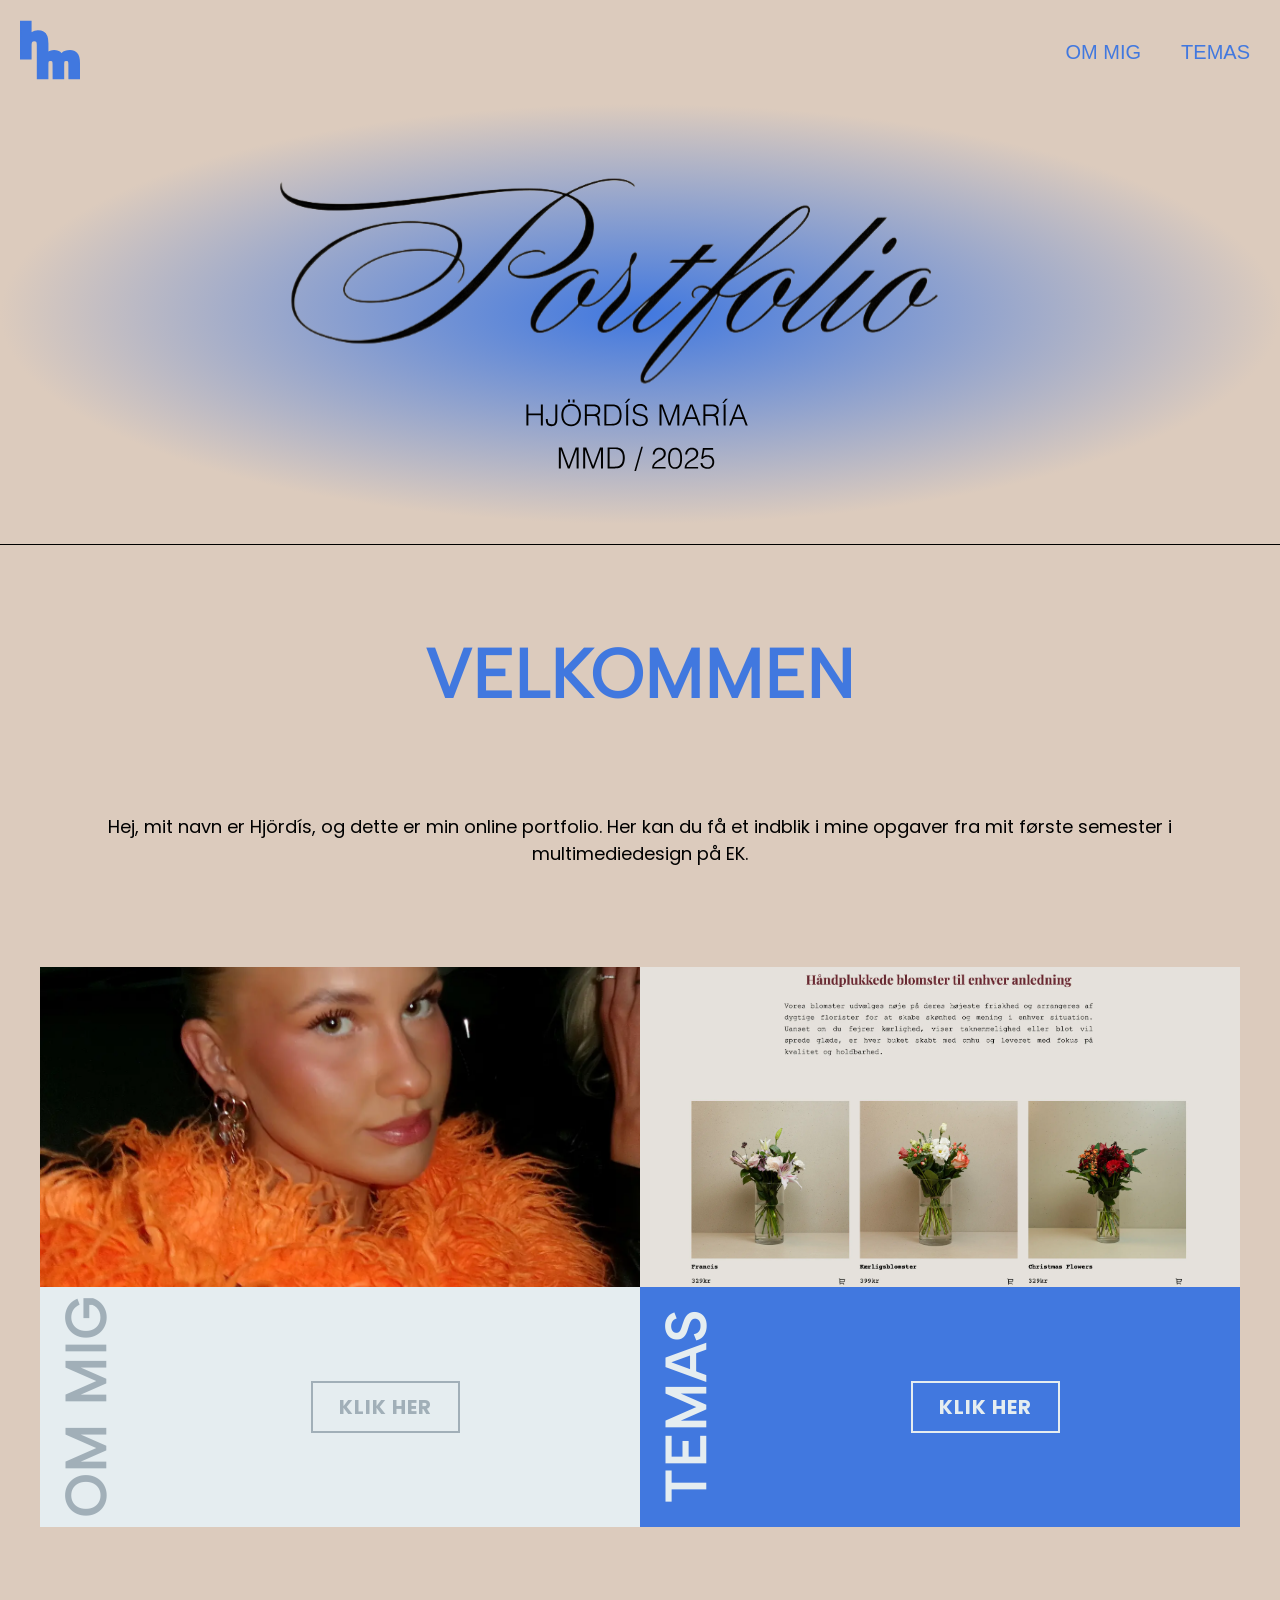
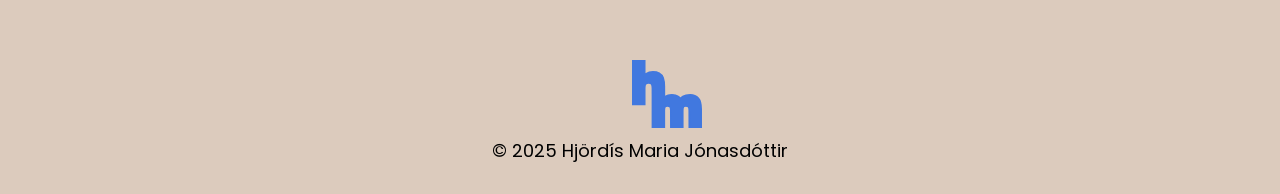
<file: index.html>
<!doctype html>
<html lang="en">
  <head>
    <meta charset="UTF-8" />
    <meta name="viewport" content="width=device-width, initial-scale=1.0" />
    <title>Document</title>
    <link rel="stylesheet" href="./css/header.css" />
    <link rel="stylesheet" href="./css/style.css" />
    <link rel="stylesheet" href="./css/layout.css" />
    <link rel="stylesheet" href="./css/general.css" />
  </head>
  <body>
    <header>
      <div class="logo">
        <svg width="60" height="60" viewBox="0 0 37 36" fill="none" xmlns="http://www.w3.org/2000/svg">
          <path
            d="M6.64453 0.5V8.12207C6.91751 7.79421 7.23767 7.50715 7.60645 7.26465C8.5261 6.6523 9.692 6.36816 11.0645 6.36816C12.3556 6.36818 13.458 6.58148 14.3438 7.04102H14.3447C15.2919 7.52112 15.964 8.35793 16.3838 9.48633L16.4639 9.69824C16.8503 10.7847 17.0303 12.2308 17.0303 14.0068V20.1006C17.2408 19.836 17.4794 19.5968 17.7471 19.3848L17.7529 19.3799C18.5788 18.7456 19.6988 18.462 21.0479 18.4619C22.3952 18.4619 23.5195 18.7456 24.3633 19.3721H24.3643C24.892 19.7543 25.3016 20.2278 25.5947 20.7852C25.9273 20.2106 26.3785 19.7324 26.9473 19.3584C27.8804 18.7373 29.1957 18.4619 30.8232 18.4619C32.532 18.4619 33.93 19.0414 34.959 20.2275H34.96C36.0291 21.4349 36.5 23.441 36.5 26.1006V35.5H30.3574L30.3555 35.002L30.3232 26.7549V26.7529C30.3232 25.715 30.1619 25.0679 29.9258 24.7168L29.9219 24.7109L29.917 24.7041C29.7535 24.4436 29.375 24.2207 28.54 24.2207C27.7168 24.2207 27.3143 24.4375 27.127 24.709C26.9062 25.0648 26.7568 25.7169 26.7568 26.7529V35.5H20.6143L20.6123 35.002L20.5801 26.7549V26.7529C20.5801 25.715 20.4197 25.0679 20.1836 24.7168L20.1787 24.7109L20.1748 24.7041C20.0113 24.4436 19.6326 24.2208 18.7979 24.2207C17.9712 24.2207 17.5692 24.4398 17.3828 24.7129C17.1632 25.0695 17.0146 25.7202 17.0146 26.7529V35.5H10.8701V19.125L10.8535 15.0195V15.0176C10.8535 13.8237 10.6701 13.0855 10.3975 12.6953C10.1712 12.3716 9.69081 12.127 8.74902 12.127C7.9298 12.127 7.44468 12.3432 7.16797 12.668C6.87565 13.0111 6.66537 13.6692 6.64453 14.7656V23.4062H0.5V0.5H6.64453Z"
            fill="#4178df"
            stroke="#4178df"
          />
        </svg>
      </div>
      <nav>
        <ul class="menu">
          <li><a href="aboutme.html">OM MIG</a></li>
          <li><a href="temas.html">TEMAS</a></li>
        </ul>
        <button class="burger">
          <span class="line"></span>
          <span class="line"></span>
          <span class="line"></span>
        </button>
      </nav>
    </header>
    <main>
      <div class="hero-img">
        <img src="images/HeroPortfolio.svg" alt="" />
      </div>
      <div class="line"></div>
      <h1>VELKOMMEN</h1>
      <p style="text-align: center">Hej, mit navn er Hjördís, og dette er min online portfolio. Her kan du få et indblik i mine opgaver fra mit første semester i multimediedesign på EK.</p>
      <section class="portfolio-grid">
        <!--Om mig-->
        <div class="card blue">
          <div class="rotate">
            <h3>OM MIG</h3>
          </div>
          <div class="button">
            <a class="btn dark" href="aboutme.html">KLIK HER</a>
          </div>
          <div class="cardphoto">
            <img src="./images/HMJHMJ.webp" alt="" />
          </div>
        </div>
        <!--Temas-->
        <div class="card cream">
          <div class="rotate">
            <h3>TEMAS</h3>
          </div>
          <div class="button">
            <a class="btn light" href="temas.html">KLIK HER</a>
          </div>
          <div class="cardphoto">
            <img src="./images/Roses1.webp" alt="" />
          </div>
        </div>
      </section>
      <footer>
        <div class="footer-logo">
          <svg width="70" height="70" viewBox="0 0 37 36" fill="none" xmlns="http://www.w3.org/2000/svg">
            <path
              d="M6.64453 0.5V8.12207C6.91751 7.79421 7.23767 7.50715 7.60645 7.26465C8.5261 6.6523 9.692 6.36816 11.0645 6.36816C12.3556 6.36818 13.458 6.58148 14.3438 7.04102H14.3447C15.2919 7.52112 15.964 8.35793 16.3838 9.48633L16.4639 9.69824C16.8503 10.7847 17.0303 12.2308 17.0303 14.0068V20.1006C17.2408 19.836 17.4794 19.5968 17.7471 19.3848L17.7529 19.3799C18.5788 18.7456 19.6988 18.462 21.0479 18.4619C22.3952 18.4619 23.5195 18.7456 24.3633 19.3721H24.3643C24.892 19.7543 25.3016 20.2278 25.5947 20.7852C25.9273 20.2106 26.3785 19.7324 26.9473 19.3584C27.8804 18.7373 29.1957 18.4619 30.8232 18.4619C32.532 18.4619 33.93 19.0414 34.959 20.2275H34.96C36.0291 21.4349 36.5 23.441 36.5 26.1006V35.5H30.3574L30.3555 35.002L30.3232 26.7549V26.7529C30.3232 25.715 30.1619 25.0679 29.9258 24.7168L29.9219 24.7109L29.917 24.7041C29.7535 24.4436 29.375 24.2207 28.54 24.2207C27.7168 24.2207 27.3143 24.4375 27.127 24.709C26.9062 25.0648 26.7568 25.7169 26.7568 26.7529V35.5H20.6143L20.6123 35.002L20.5801 26.7549V26.7529C20.5801 25.715 20.4197 25.0679 20.1836 24.7168L20.1787 24.7109L20.1748 24.7041C20.0113 24.4436 19.6326 24.2208 18.7979 24.2207C17.9712 24.2207 17.5692 24.4398 17.3828 24.7129C17.1632 25.0695 17.0146 25.7202 17.0146 26.7529V35.5H10.8701V19.125L10.8535 15.0195V15.0176C10.8535 13.8237 10.6701 13.0855 10.3975 12.6953C10.1712 12.3716 9.69081 12.127 8.74902 12.127C7.9298 12.127 7.44468 12.3432 7.16797 12.668C6.87565 13.0111 6.66537 13.6692 6.64453 14.7656V23.4062H0.5V0.5H6.64453Z"
              fill="#4178DF"
              stroke="#4178DF"
            />
          </svg>
        </div>

        <p style="text-align: center">© 2025 Hjördís Maria Jónasdóttir</p>
      </footer>
    </main>
    <script src="./javascript/burger.js"></script>
  </body>
</html>
</file>
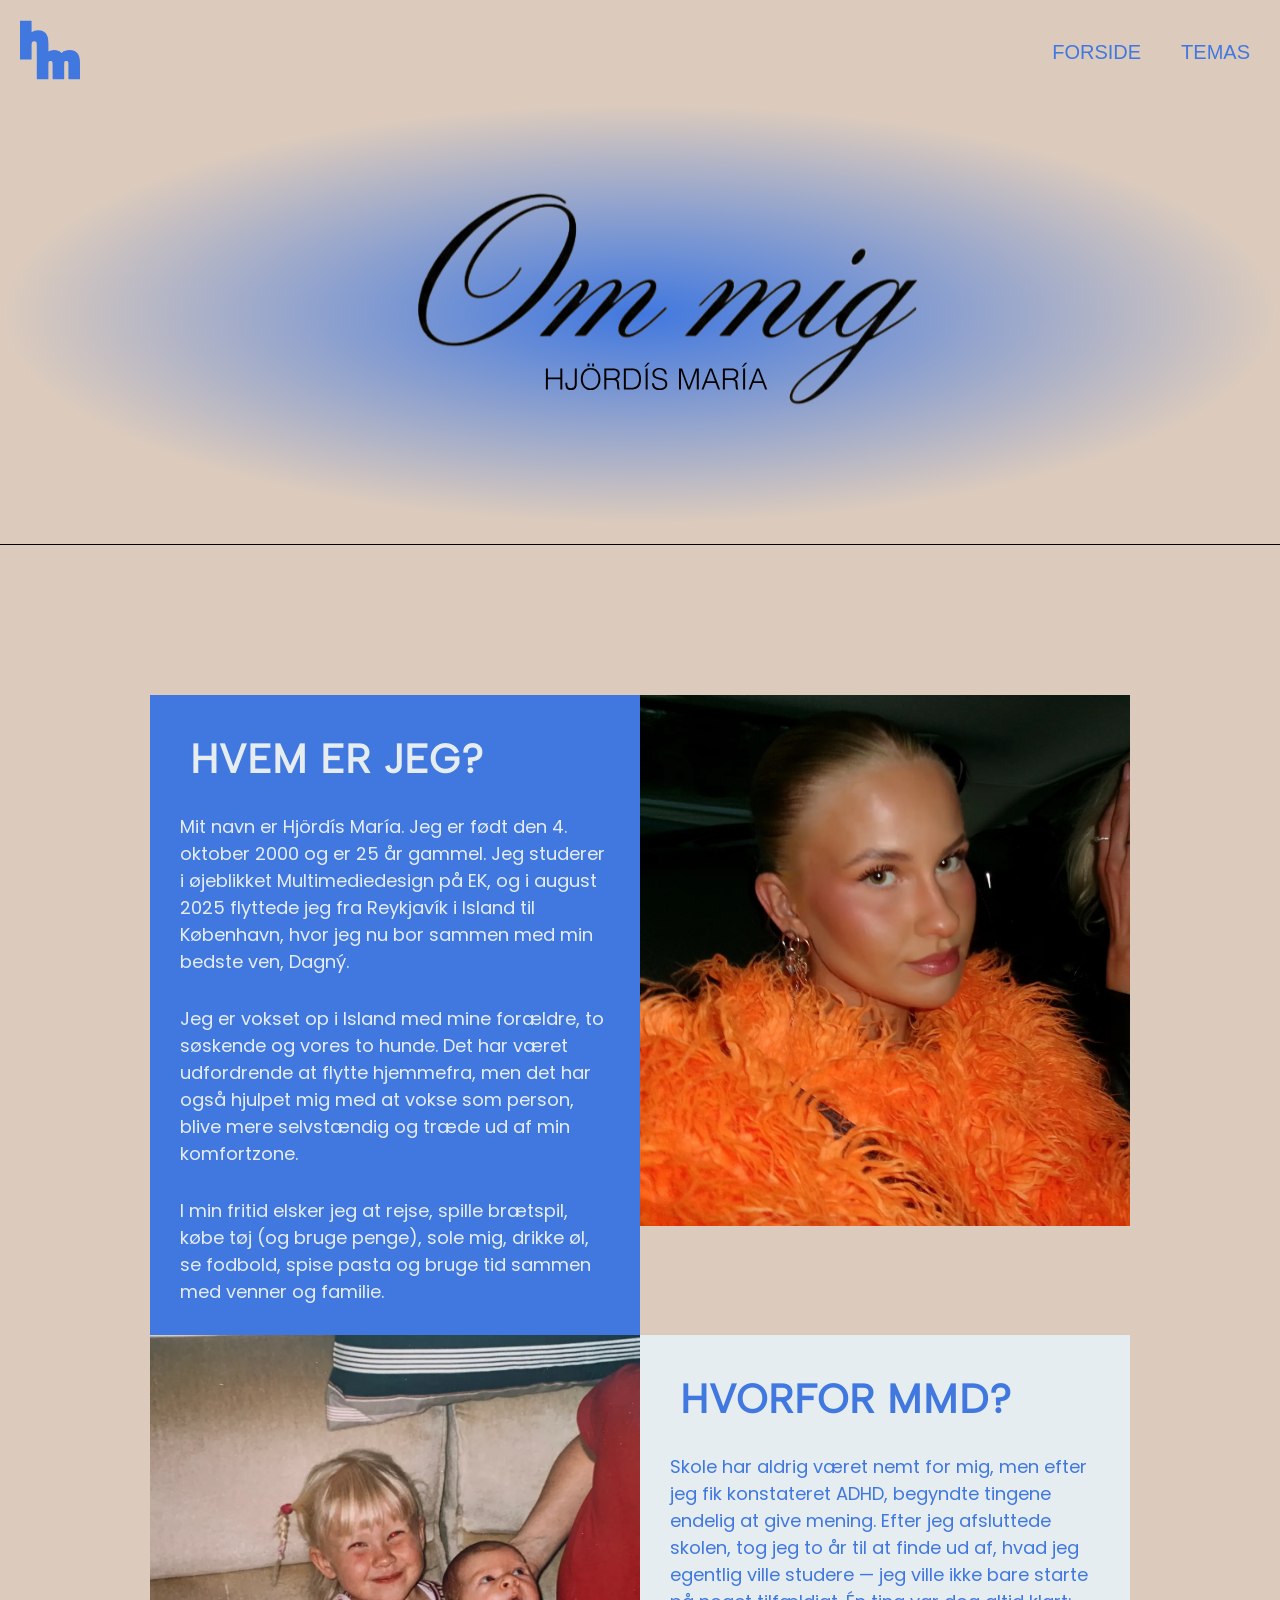
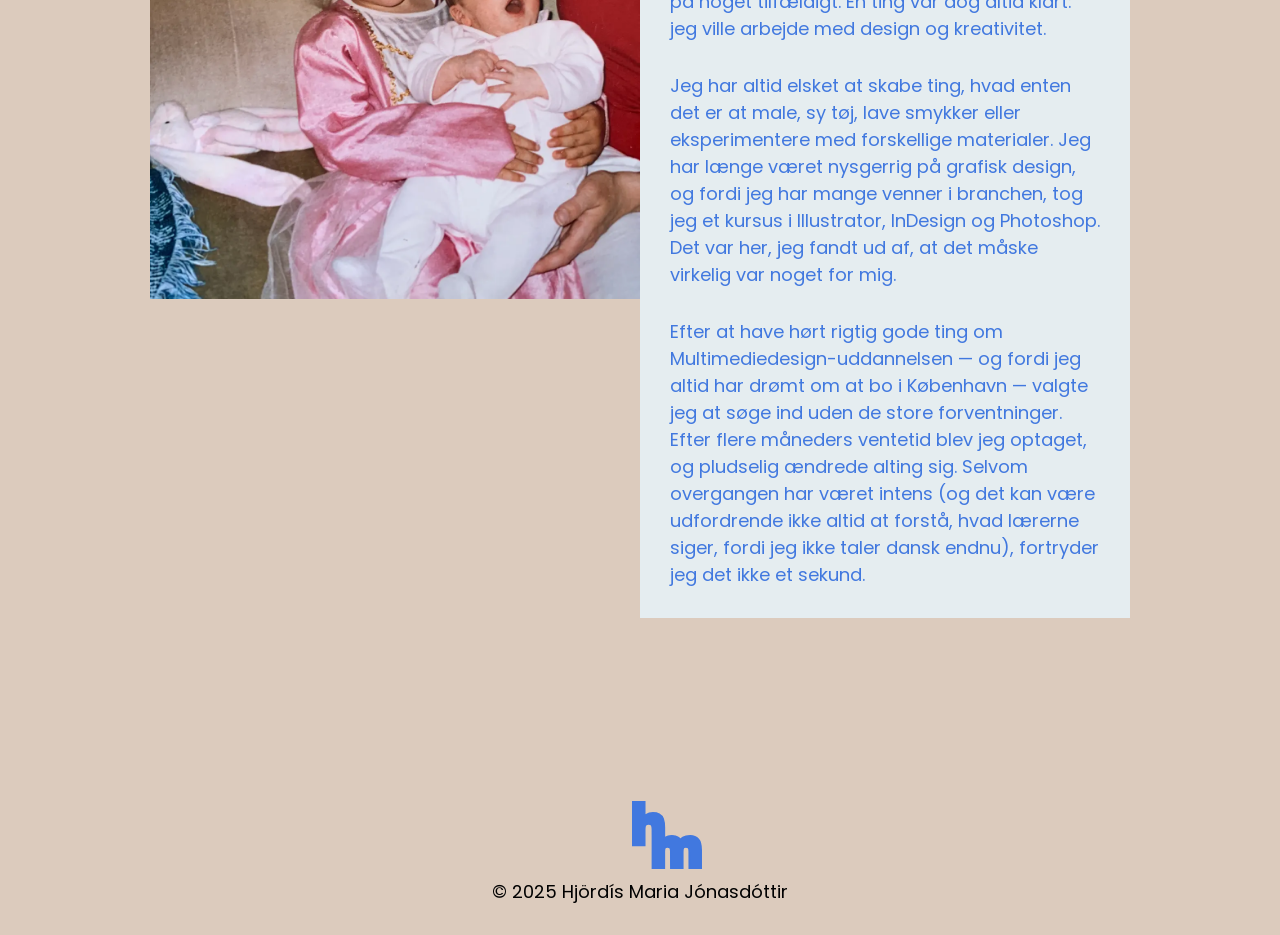
<file: aboutme.html>
<!doctype html>
<html lang="en">
  <head>
    <meta charset="UTF-8" />
    <meta name="viewport" content="width=device-width, initial-scale=1.0" />
    <title>Document</title>
    <link rel="stylesheet" href="./css/header.css" />
    <link rel="stylesheet" href="./css/style.css" />
    <link rel="stylesheet" href="./css/layout.css" />
    <link rel="stylesheet" href="./css/general.css" />
  </head>
  <body>
    <header>
      <div class="logo">
        <div class="logo">
          <svg width="60" height="60" viewBox="0 0 37 36" fill="none" xmlns="http://www.w3.org/2000/svg">
            <path
              d="M6.64453 0.5V8.12207C6.91751 7.79421 7.23767 7.50715 7.60645 7.26465C8.5261 6.6523 9.692 6.36816 11.0645 6.36816C12.3556 6.36818 13.458 6.58148 14.3438 7.04102H14.3447C15.2919 7.52112 15.964 8.35793 16.3838 9.48633L16.4639 9.69824C16.8503 10.7847 17.0303 12.2308 17.0303 14.0068V20.1006C17.2408 19.836 17.4794 19.5968 17.7471 19.3848L17.7529 19.3799C18.5788 18.7456 19.6988 18.462 21.0479 18.4619C22.3952 18.4619 23.5195 18.7456 24.3633 19.3721H24.3643C24.892 19.7543 25.3016 20.2278 25.5947 20.7852C25.9273 20.2106 26.3785 19.7324 26.9473 19.3584C27.8804 18.7373 29.1957 18.4619 30.8232 18.4619C32.532 18.4619 33.93 19.0414 34.959 20.2275H34.96C36.0291 21.4349 36.5 23.441 36.5 26.1006V35.5H30.3574L30.3555 35.002L30.3232 26.7549V26.7529C30.3232 25.715 30.1619 25.0679 29.9258 24.7168L29.9219 24.7109L29.917 24.7041C29.7535 24.4436 29.375 24.2207 28.54 24.2207C27.7168 24.2207 27.3143 24.4375 27.127 24.709C26.9062 25.0648 26.7568 25.7169 26.7568 26.7529V35.5H20.6143L20.6123 35.002L20.5801 26.7549V26.7529C20.5801 25.715 20.4197 25.0679 20.1836 24.7168L20.1787 24.7109L20.1748 24.7041C20.0113 24.4436 19.6326 24.2208 18.7979 24.2207C17.9712 24.2207 17.5692 24.4398 17.3828 24.7129C17.1632 25.0695 17.0146 25.7202 17.0146 26.7529V35.5H10.8701V19.125L10.8535 15.0195V15.0176C10.8535 13.8237 10.6701 13.0855 10.3975 12.6953C10.1712 12.3716 9.69081 12.127 8.74902 12.127C7.9298 12.127 7.44468 12.3432 7.16797 12.668C6.87565 13.0111 6.66537 13.6692 6.64453 14.7656V23.4062H0.5V0.5H6.64453Z"
              fill="#4178df"
              stroke="#4178df"
            />
          </svg>
        </div>
      </div>
      <nav>
        <ul class="menu">
          <li><a href="index.html">FORSIDE</a></li>
          <li><a href="temas.html">TEMAS</a></li>
        </ul>
        <button class="burger">
          <span class="line"></span>
          <span class="line"></span>
          <span class="line"></span>
        </button>
      </nav>
    </header>
    <main>
      <div class="hero-img">
        <img src="images/HeroOmMig.svg" alt="" />
      </div>
      <div class="line"></div>
      <section class="ommig-grid">
        <div class="ommig-box ommig-text ommig-top">
          <h1>Hvem er jeg?</h1>
          <p>
            Mit navn er Hjördís María. Jeg er født den 4. oktober 2000 og er 25 år gammel. Jeg studerer i øjeblikket Multimediedesign på EK, og i august 2025 flyttede jeg fra Reykjavík i Island til København, hvor jeg nu bor sammen med min bedste
            ven, Dagný.
          </p>
          <p>Jeg er vokset op i Island med mine forældre, to søskende og vores to hunde. Det har været udfordrende at flytte hjemmefra, men det har også hjulpet mig med at vokse som person, blive mere selvstændig og træde ud af min komfortzone.</p>
          <p>I min fritid elsker jeg at rejse, spille brætspil, købe tøj (og bruge penge), sole mig, drikke øl, se fodbold, spise pasta og bruge tid sammen med venner og familie.</p>
        </div>
        <div class="ommig-box ommig-img-1">
          <img src="images/HMJHMJ.webp" alt="" />
        </div>

        <div class="ommig-box ommig-img-2">
          <img src="images/babyhmj.webp" alt="" />
        </div>
        <div class="ommig-box ommig-text ommig-text-dark ommig-bottom">
          <h1>Hvorfor MMD?</h1>
          <p>
            Skole har aldrig været nemt for mig, men efter jeg fik konstateret ADHD, begyndte tingene endelig at give mening. Efter jeg afsluttede skolen, tog jeg to år til at finde ud af, hvad jeg egentlig ville studere — jeg ville ikke bare starte
            på noget tilfældigt. Én ting var dog altid klart: jeg ville arbejde med design og kreativitet.
          </p>
          <p>
            Jeg har altid elsket at skabe ting, hvad enten det er at male, sy tøj, lave smykker eller eksperimentere med forskellige materialer. Jeg har længe været nysgerrig på grafisk design, og fordi jeg har mange venner i branchen, tog jeg et
            kursus i Illustrator, InDesign og Photoshop. Det var her, jeg fandt ud af, at det måske virkelig var noget for mig.
          </p>
          <p>
            Efter at have hørt rigtig gode ting om Multimediedesign-uddannelsen — og fordi jeg altid har drømt om at bo i København — valgte jeg at søge ind uden de store forventninger. Efter flere måneders ventetid blev jeg optaget, og pludselig
            ændrede alting sig. Selvom overgangen har været intens (og det kan være udfordrende ikke altid at forstå, hvad lærerne siger, fordi jeg ikke taler dansk endnu), fortryder jeg det ikke et sekund.
          </p>
        </div>
      </section>
      <footer>
        <div class="footer-logo">
          <svg width="70" height="70" viewBox="0 0 37 36" fill="none" xmlns="http://www.w3.org/2000/svg">
            <path
              d="M6.64453 0.5V8.12207C6.91751 7.79421 7.23767 7.50715 7.60645 7.26465C8.5261 6.6523 9.692 6.36816 11.0645 6.36816C12.3556 6.36818 13.458 6.58148 14.3438 7.04102H14.3447C15.2919 7.52112 15.964 8.35793 16.3838 9.48633L16.4639 9.69824C16.8503 10.7847 17.0303 12.2308 17.0303 14.0068V20.1006C17.2408 19.836 17.4794 19.5968 17.7471 19.3848L17.7529 19.3799C18.5788 18.7456 19.6988 18.462 21.0479 18.4619C22.3952 18.4619 23.5195 18.7456 24.3633 19.3721H24.3643C24.892 19.7543 25.3016 20.2278 25.5947 20.7852C25.9273 20.2106 26.3785 19.7324 26.9473 19.3584C27.8804 18.7373 29.1957 18.4619 30.8232 18.4619C32.532 18.4619 33.93 19.0414 34.959 20.2275H34.96C36.0291 21.4349 36.5 23.441 36.5 26.1006V35.5H30.3574L30.3555 35.002L30.3232 26.7549V26.7529C30.3232 25.715 30.1619 25.0679 29.9258 24.7168L29.9219 24.7109L29.917 24.7041C29.7535 24.4436 29.375 24.2207 28.54 24.2207C27.7168 24.2207 27.3143 24.4375 27.127 24.709C26.9062 25.0648 26.7568 25.7169 26.7568 26.7529V35.5H20.6143L20.6123 35.002L20.5801 26.7549V26.7529C20.5801 25.715 20.4197 25.0679 20.1836 24.7168L20.1787 24.7109L20.1748 24.7041C20.0113 24.4436 19.6326 24.2208 18.7979 24.2207C17.9712 24.2207 17.5692 24.4398 17.3828 24.7129C17.1632 25.0695 17.0146 25.7202 17.0146 26.7529V35.5H10.8701V19.125L10.8535 15.0195V15.0176C10.8535 13.8237 10.6701 13.0855 10.3975 12.6953C10.1712 12.3716 9.69081 12.127 8.74902 12.127C7.9298 12.127 7.44468 12.3432 7.16797 12.668C6.87565 13.0111 6.66537 13.6692 6.64453 14.7656V23.4062H0.5V0.5H6.64453Z"
              fill="#4178DF"
              stroke="#4178DF"
            />
          </svg>
        </div>

        <p style="text-align: center">© 2025 Hjördís Maria Jónasdóttir</p>
      </footer>
    </main>
    <script src="./javascript/burger.js"></script>
  </body>
</html>
</file>
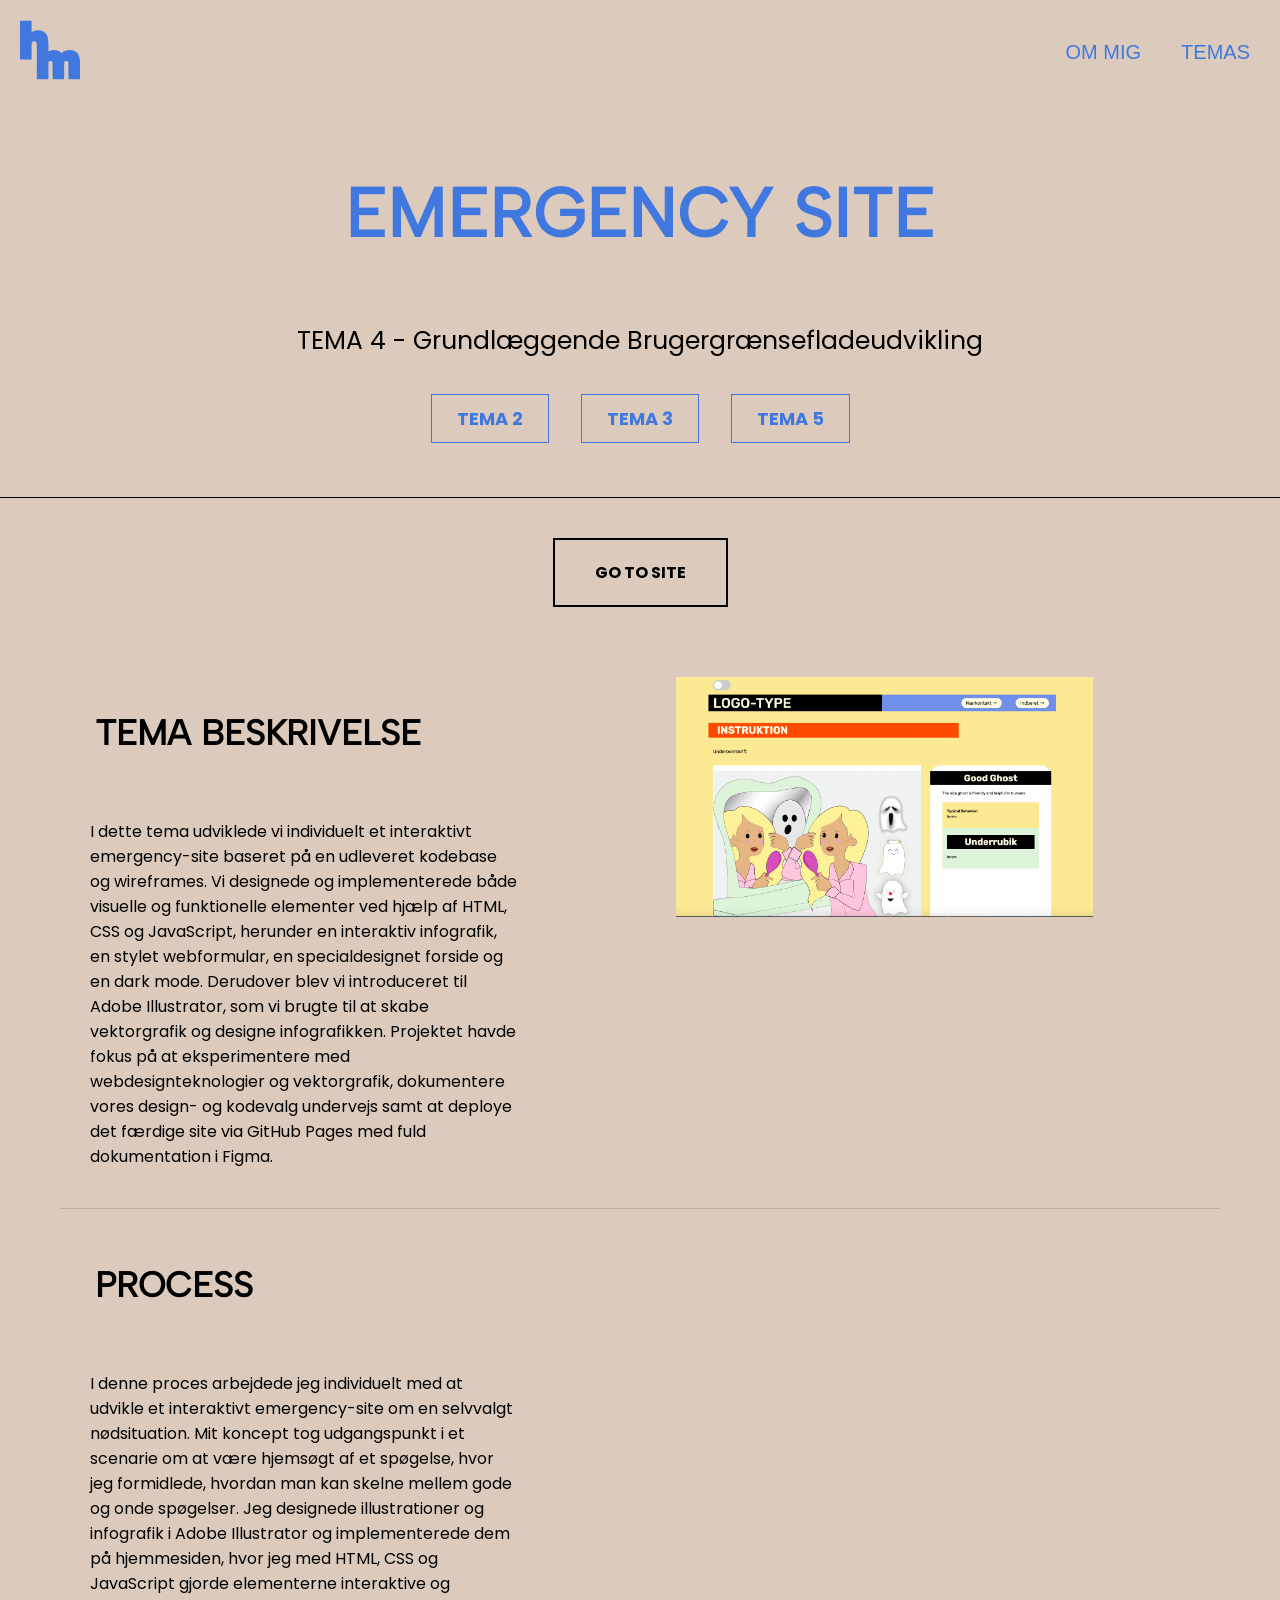
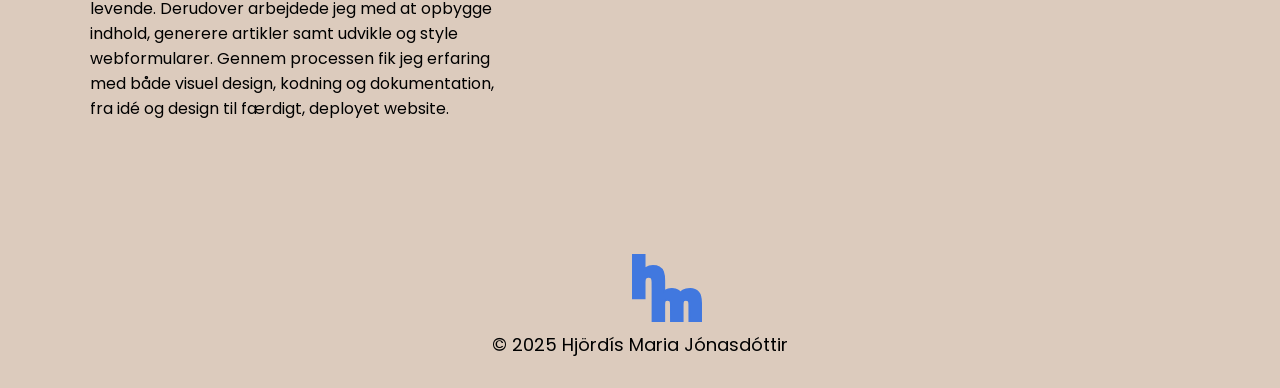
<file: emergency.html>
<!doctype html>
<html lang="en">
  <head>
    <meta charset="UTF-8" />
    <meta name="viewport" content="width=device-width, initial-scale=1.0" />
    <title>Document</title>
    <link rel="stylesheet" href="./css/header.css" />
    <link rel="stylesheet" href="./css/layout.css" />
    <link rel="stylesheet" href="./css/style.css" />
    <link rel="stylesheet" href="css/general.css" />
  </head>
  <body>
    <header>
      <div class="logo">
        <div class="logo">
          <svg width="60" height="60" viewBox="0 0 37 36" fill="none" xmlns="http://www.w3.org/2000/svg">
            <path
              d="M6.64453 0.5V8.12207C6.91751 7.79421 7.23767 7.50715 7.60645 7.26465C8.5261 6.6523 9.692 6.36816 11.0645 6.36816C12.3556 6.36818 13.458 6.58148 14.3438 7.04102H14.3447C15.2919 7.52112 15.964 8.35793 16.3838 9.48633L16.4639 9.69824C16.8503 10.7847 17.0303 12.2308 17.0303 14.0068V20.1006C17.2408 19.836 17.4794 19.5968 17.7471 19.3848L17.7529 19.3799C18.5788 18.7456 19.6988 18.462 21.0479 18.4619C22.3952 18.4619 23.5195 18.7456 24.3633 19.3721H24.3643C24.892 19.7543 25.3016 20.2278 25.5947 20.7852C25.9273 20.2106 26.3785 19.7324 26.9473 19.3584C27.8804 18.7373 29.1957 18.4619 30.8232 18.4619C32.532 18.4619 33.93 19.0414 34.959 20.2275H34.96C36.0291 21.4349 36.5 23.441 36.5 26.1006V35.5H30.3574L30.3555 35.002L30.3232 26.7549V26.7529C30.3232 25.715 30.1619 25.0679 29.9258 24.7168L29.9219 24.7109L29.917 24.7041C29.7535 24.4436 29.375 24.2207 28.54 24.2207C27.7168 24.2207 27.3143 24.4375 27.127 24.709C26.9062 25.0648 26.7568 25.7169 26.7568 26.7529V35.5H20.6143L20.6123 35.002L20.5801 26.7549V26.7529C20.5801 25.715 20.4197 25.0679 20.1836 24.7168L20.1787 24.7109L20.1748 24.7041C20.0113 24.4436 19.6326 24.2208 18.7979 24.2207C17.9712 24.2207 17.5692 24.4398 17.3828 24.7129C17.1632 25.0695 17.0146 25.7202 17.0146 26.7529V35.5H10.8701V19.125L10.8535 15.0195V15.0176C10.8535 13.8237 10.6701 13.0855 10.3975 12.6953C10.1712 12.3716 9.69081 12.127 8.74902 12.127C7.9298 12.127 7.44468 12.3432 7.16797 12.668C6.87565 13.0111 6.66537 13.6692 6.64453 14.7656V23.4062H0.5V0.5H6.64453Z"
              fill="#4178df"
              stroke="#4178df"
            />
          </svg>
        </div>
      </div>
      <nav>
        <ul class="menu">
          <li><a href="aboutme.html">OM MIG</a></li>
          <li><a href="temas.html">TEMAS</a></li>
        </ul>
        <button class="burger">
          <span class="line"></span>
          <span class="line"></span>
          <span class="line"></span>
        </button>
      </nav>
    </header>
    <main>
      <h1>EMERGENCY SITE</h1>
      <div class="tema-h3">
        <h3>TEMA 4 - Grundlæggende Brugergrænsefladeudvikling</h3>
      </div>
      <nav>
        <ul class="tema-menus">
          <li><a href="website.html">TEMA 2</a></li>
          <li><a href="emnesite.html">TEMA 3</a></li>
          <li><a href="virksomhed.html">TEMA 5</a></li>
        </ul>
      </nav>
      <div class="line"></div>
      <div class="tema-beskrivelse">
        <div class="button-website"><a class="btn-website" href="https://hjordismaria.github.io/Emnesite/">GO TO SITE</a></div>
      </div>
      <section class="grid-tema">
        <!-- Block 1 -->
        <article class="tema-block">
          <div class="tema-text">
            <h2>TEMA BESKRIVELSE</h2>
            <p>
              I dette tema udviklede vi individuelt et interaktivt emergency-site baseret på en udleveret kodebase og wireframes. Vi designede og implementerede både visuelle og funktionelle elementer ved hjælp af HTML, CSS og JavaScript, herunder en
              interaktiv infografik, en stylet webformular, en specialdesignet forside og en dark mode. Derudover blev vi introduceret til Adobe Illustrator, som vi brugte til at skabe vektorgrafik og designe infografikken. Projektet havde fokus på
              at eksperimentere med webdesignteknologier og vektorgrafik, dokumentere vores design- og kodevalg undervejs samt at deploye det færdige site via GitHub Pages med fuld dokumentation i Figma.
            </p>
          </div>

          <div class="tema-media">
            <img src="images/emergencyimg.png" alt="" />
          </div>
        </article>

        <!-- Block 2 -->
        <article class="tema-block">
          <div class="tema-text">
            <h2>PROCESS</h2>
            <p>
              I denne proces arbejdede jeg individuelt med at udvikle et interaktivt emergency-site om en selvvalgt nødsituation. Mit koncept tog udgangspunkt i et scenarie om at være hjemsøgt af et spøgelse, hvor jeg formidlede, hvordan man kan
              skelne mellem gode og onde spøgelser. Jeg designede illustrationer og infografik i Adobe Illustrator og implementerede dem på hjemmesiden, hvor jeg med HTML, CSS og JavaScript gjorde elementerne interaktive og levende. Derudover
              arbejdede jeg med at opbygge indhold, generere artikler samt udvikle og style webformularer. Gennem processen fik jeg erfaring med både visuel design, kodning og dokumentation, fra idé og design til færdigt, deployet website.
            </p>
          </div>
        </article>
      </section>
      <footer>
        <div class="footer-logo">
          <svg width="70" height="70" viewBox="0 0 37 36" fill="none" xmlns="http://www.w3.org/2000/svg">
            <path
              d="M6.64453 0.5V8.12207C6.91751 7.79421 7.23767 7.50715 7.60645 7.26465C8.5261 6.6523 9.692 6.36816 11.0645 6.36816C12.3556 6.36818 13.458 6.58148 14.3438 7.04102H14.3447C15.2919 7.52112 15.964 8.35793 16.3838 9.48633L16.4639 9.69824C16.8503 10.7847 17.0303 12.2308 17.0303 14.0068V20.1006C17.2408 19.836 17.4794 19.5968 17.7471 19.3848L17.7529 19.3799C18.5788 18.7456 19.6988 18.462 21.0479 18.4619C22.3952 18.4619 23.5195 18.7456 24.3633 19.3721H24.3643C24.892 19.7543 25.3016 20.2278 25.5947 20.7852C25.9273 20.2106 26.3785 19.7324 26.9473 19.3584C27.8804 18.7373 29.1957 18.4619 30.8232 18.4619C32.532 18.4619 33.93 19.0414 34.959 20.2275H34.96C36.0291 21.4349 36.5 23.441 36.5 26.1006V35.5H30.3574L30.3555 35.002L30.3232 26.7549V26.7529C30.3232 25.715 30.1619 25.0679 29.9258 24.7168L29.9219 24.7109L29.917 24.7041C29.7535 24.4436 29.375 24.2207 28.54 24.2207C27.7168 24.2207 27.3143 24.4375 27.127 24.709C26.9062 25.0648 26.7568 25.7169 26.7568 26.7529V35.5H20.6143L20.6123 35.002L20.5801 26.7549V26.7529C20.5801 25.715 20.4197 25.0679 20.1836 24.7168L20.1787 24.7109L20.1748 24.7041C20.0113 24.4436 19.6326 24.2208 18.7979 24.2207C17.9712 24.2207 17.5692 24.4398 17.3828 24.7129C17.1632 25.0695 17.0146 25.7202 17.0146 26.7529V35.5H10.8701V19.125L10.8535 15.0195V15.0176C10.8535 13.8237 10.6701 13.0855 10.3975 12.6953C10.1712 12.3716 9.69081 12.127 8.74902 12.127C7.9298 12.127 7.44468 12.3432 7.16797 12.668C6.87565 13.0111 6.66537 13.6692 6.64453 14.7656V23.4062H0.5V0.5H6.64453Z"
              fill="#4178DF"
              stroke="#4178DF"
            />
          </svg>
        </div>

        <p style="text-align: center">© 2025 Hjördís Maria Jónasdóttir</p>
      </footer>
    </main>
    <script src="./javascript/burger.js"></script>
  </body>
</html>
</file>
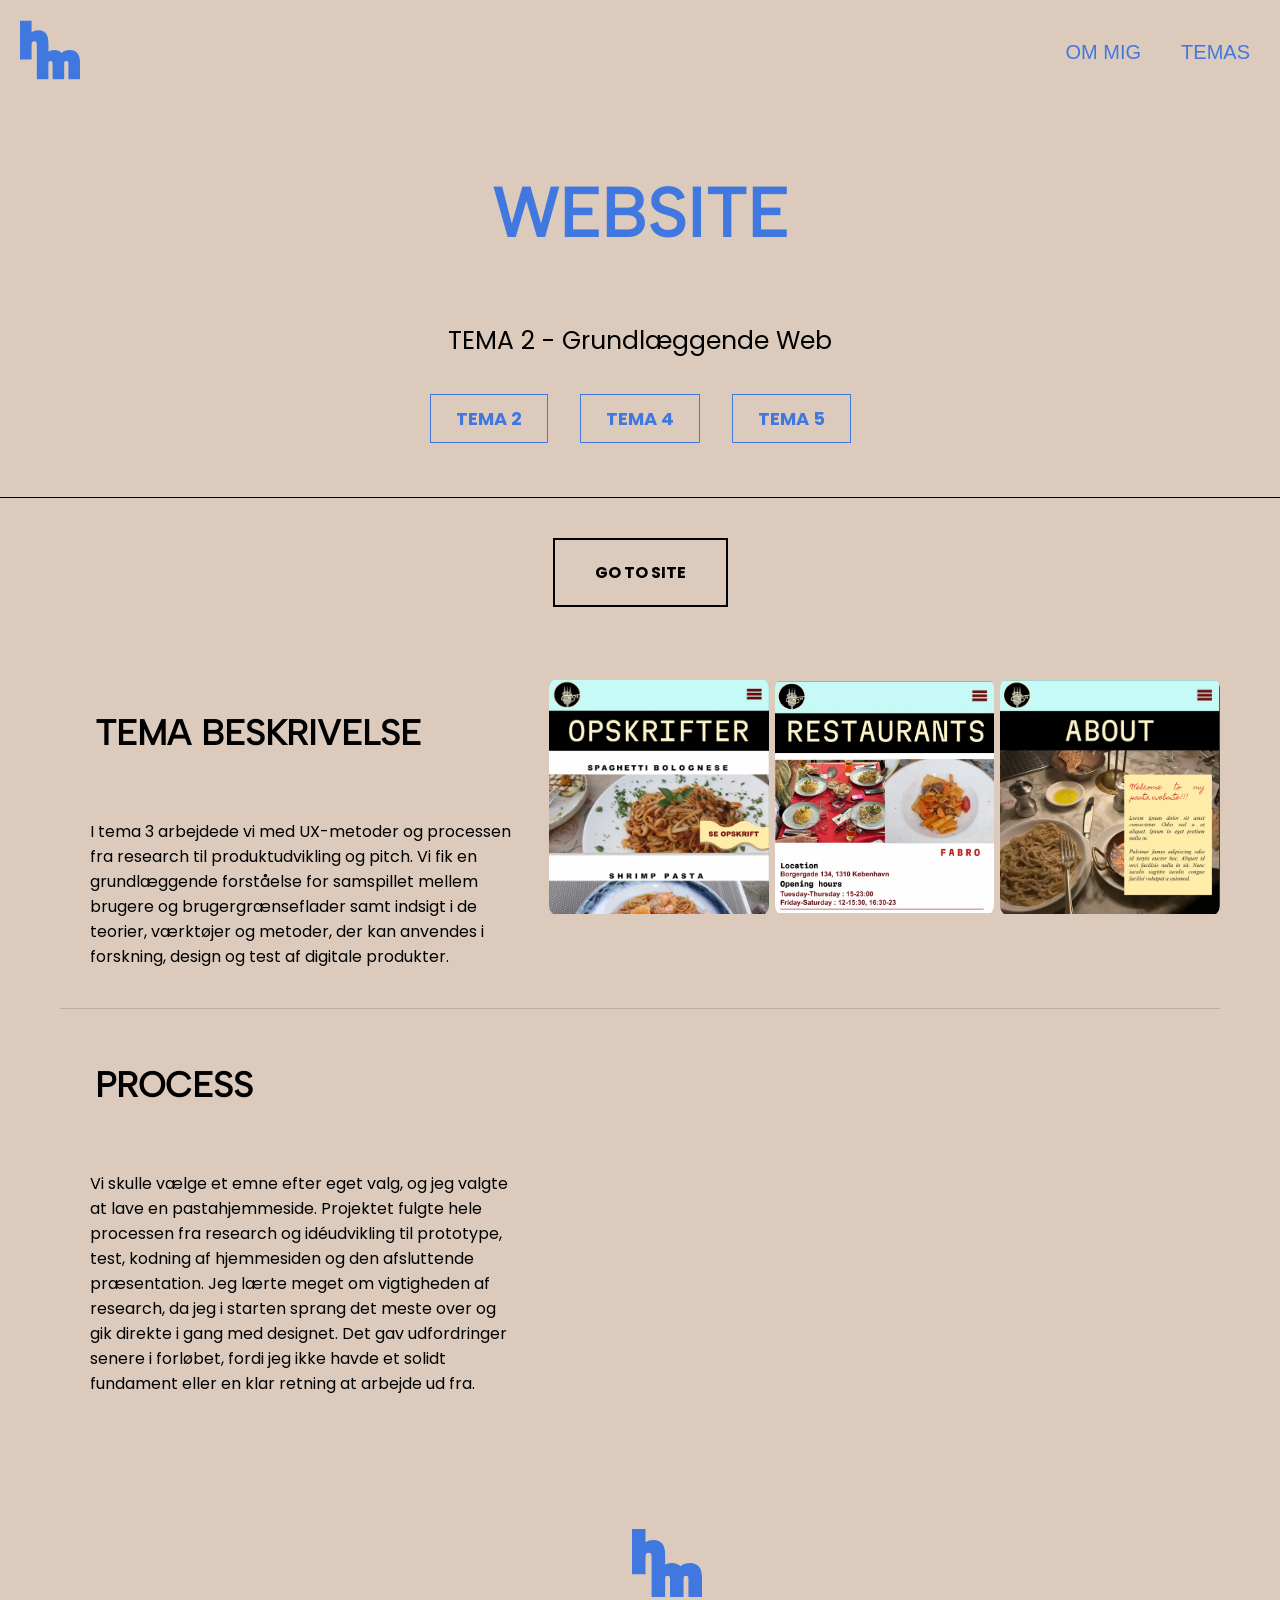
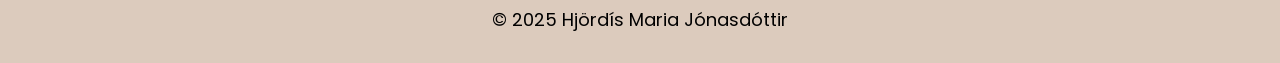
<file: emnesite.html>
<!doctype html>
<html lang="en">
  <head>
    <meta charset="UTF-8" />
    <meta name="viewport" content="width=device-width, initial-scale=1.0" />
    <title>Document</title>
    <link rel="stylesheet" href="./css/header.css" />
    <link rel="stylesheet" href="./css/layout.css" />
    <link rel="stylesheet" href="./css/style.css" />
    <link rel="stylesheet" href="css/general.css" />
  </head>
  <body>
    <header>
      <div class="logo">
        <div class="logo">
          <svg width="60" height="60" viewBox="0 0 37 36" fill="none" xmlns="http://www.w3.org/2000/svg">
            <path
              d="M6.64453 0.5V8.12207C6.91751 7.79421 7.23767 7.50715 7.60645 7.26465C8.5261 6.6523 9.692 6.36816 11.0645 6.36816C12.3556 6.36818 13.458 6.58148 14.3438 7.04102H14.3447C15.2919 7.52112 15.964 8.35793 16.3838 9.48633L16.4639 9.69824C16.8503 10.7847 17.0303 12.2308 17.0303 14.0068V20.1006C17.2408 19.836 17.4794 19.5968 17.7471 19.3848L17.7529 19.3799C18.5788 18.7456 19.6988 18.462 21.0479 18.4619C22.3952 18.4619 23.5195 18.7456 24.3633 19.3721H24.3643C24.892 19.7543 25.3016 20.2278 25.5947 20.7852C25.9273 20.2106 26.3785 19.7324 26.9473 19.3584C27.8804 18.7373 29.1957 18.4619 30.8232 18.4619C32.532 18.4619 33.93 19.0414 34.959 20.2275H34.96C36.0291 21.4349 36.5 23.441 36.5 26.1006V35.5H30.3574L30.3555 35.002L30.3232 26.7549V26.7529C30.3232 25.715 30.1619 25.0679 29.9258 24.7168L29.9219 24.7109L29.917 24.7041C29.7535 24.4436 29.375 24.2207 28.54 24.2207C27.7168 24.2207 27.3143 24.4375 27.127 24.709C26.9062 25.0648 26.7568 25.7169 26.7568 26.7529V35.5H20.6143L20.6123 35.002L20.5801 26.7549V26.7529C20.5801 25.715 20.4197 25.0679 20.1836 24.7168L20.1787 24.7109L20.1748 24.7041C20.0113 24.4436 19.6326 24.2208 18.7979 24.2207C17.9712 24.2207 17.5692 24.4398 17.3828 24.7129C17.1632 25.0695 17.0146 25.7202 17.0146 26.7529V35.5H10.8701V19.125L10.8535 15.0195V15.0176C10.8535 13.8237 10.6701 13.0855 10.3975 12.6953C10.1712 12.3716 9.69081 12.127 8.74902 12.127C7.9298 12.127 7.44468 12.3432 7.16797 12.668C6.87565 13.0111 6.66537 13.6692 6.64453 14.7656V23.4062H0.5V0.5H6.64453Z"
              fill="#4178df"
              stroke="#4178df"
            />
          </svg>
        </div>
      </div>
      <nav>
        <ul class="menu">
          <li><a href="aboutme.html">OM MIG</a></li>
          <li><a href="temas.html">TEMAS</a></li>
        </ul>
        <button class="burger">
          <span class="line"></span>
          <span class="line"></span>
          <span class="line"></span>
        </button>
      </nav>
    </header>
    <main>
      <h1>WEBSITE</h1>
      <div class="tema-h3">
        <h3>TEMA 2 - Grundlæggende Web</h3>
      </div>
      <nav>
        <ul class="tema-menus">
          <li><a href="website.html">TEMA 2</a></li>
          <li><a href="emergency.html">TEMA 4</a></li>
          <li><a href="virksomhed.html">TEMA 5</a></li>
        </ul>
      </nav>
      <div class="line"></div>
      <div class="tema-beskrivelse">
        <div class="button-website"><a class="btn-website" href="https://hjordismaria.github.io/Emnesite/">GO TO SITE</a></div>
      </div>
      <section class="grid-tema">
        <article class="tema-block">
          <div class="tema-text">
            <h2>TEMA BESKRIVELSE</h2>
            <p>
              I tema 3 arbejdede vi med UX-metoder og processen fra research til produktudvikling og pitch. Vi fik en grundlæggende forståelse for samspillet mellem brugere og brugergrænseflader samt indsigt i de teorier, værktøjer og metoder, der
              kan anvendes i forskning, design og test af digitale produkter.
            </p>
          </div>

          <div class="tema-media media-3">
            <img src="./images/pasta1.webp" alt="Brugertyper" />
            <img src="./images/pasta2.webp" alt="Moodboard" />
            <img src="./images/pasta3.webp" alt="" />
          </div>
        </article>

        <article class="tema-block">
          <div class="tema-text">
            <h2>PROCESS</h2>
            <p>
              Vi skulle vælge et emne efter eget valg, og jeg valgte at lave en pastahjemmeside. Projektet fulgte hele processen fra research og idéudvikling til prototype, test, kodning af hjemmesiden og den afsluttende præsentation. Jeg lærte meget
              om vigtigheden af research, da jeg i starten sprang det meste over og gik direkte i gang med designet. Det gav udfordringer senere i forløbet, fordi jeg ikke havde et solidt fundament eller en klar retning at arbejde ud fra.
            </p>
          </div>
        </article>
      </section>
      <footer>
        <div class="footer-logo">
          <svg width="70" height="70" viewBox="0 0 37 36" fill="none" xmlns="http://www.w3.org/2000/svg">
            <path
              d="M6.64453 0.5V8.12207C6.91751 7.79421 7.23767 7.50715 7.60645 7.26465C8.5261 6.6523 9.692 6.36816 11.0645 6.36816C12.3556 6.36818 13.458 6.58148 14.3438 7.04102H14.3447C15.2919 7.52112 15.964 8.35793 16.3838 9.48633L16.4639 9.69824C16.8503 10.7847 17.0303 12.2308 17.0303 14.0068V20.1006C17.2408 19.836 17.4794 19.5968 17.7471 19.3848L17.7529 19.3799C18.5788 18.7456 19.6988 18.462 21.0479 18.4619C22.3952 18.4619 23.5195 18.7456 24.3633 19.3721H24.3643C24.892 19.7543 25.3016 20.2278 25.5947 20.7852C25.9273 20.2106 26.3785 19.7324 26.9473 19.3584C27.8804 18.7373 29.1957 18.4619 30.8232 18.4619C32.532 18.4619 33.93 19.0414 34.959 20.2275H34.96C36.0291 21.4349 36.5 23.441 36.5 26.1006V35.5H30.3574L30.3555 35.002L30.3232 26.7549V26.7529C30.3232 25.715 30.1619 25.0679 29.9258 24.7168L29.9219 24.7109L29.917 24.7041C29.7535 24.4436 29.375 24.2207 28.54 24.2207C27.7168 24.2207 27.3143 24.4375 27.127 24.709C26.9062 25.0648 26.7568 25.7169 26.7568 26.7529V35.5H20.6143L20.6123 35.002L20.5801 26.7549V26.7529C20.5801 25.715 20.4197 25.0679 20.1836 24.7168L20.1787 24.7109L20.1748 24.7041C20.0113 24.4436 19.6326 24.2208 18.7979 24.2207C17.9712 24.2207 17.5692 24.4398 17.3828 24.7129C17.1632 25.0695 17.0146 25.7202 17.0146 26.7529V35.5H10.8701V19.125L10.8535 15.0195V15.0176C10.8535 13.8237 10.6701 13.0855 10.3975 12.6953C10.1712 12.3716 9.69081 12.127 8.74902 12.127C7.9298 12.127 7.44468 12.3432 7.16797 12.668C6.87565 13.0111 6.66537 13.6692 6.64453 14.7656V23.4062H0.5V0.5H6.64453Z"
              fill="#4178DF"
              stroke="#4178DF"
            />
          </svg>
        </div>

        <p style="text-align: center">© 2025 Hjördís Maria Jónasdóttir</p>
      </footer>
    </main>
    <script src="./javascript/burger.js"></script>
  </body>
</html>
</file>
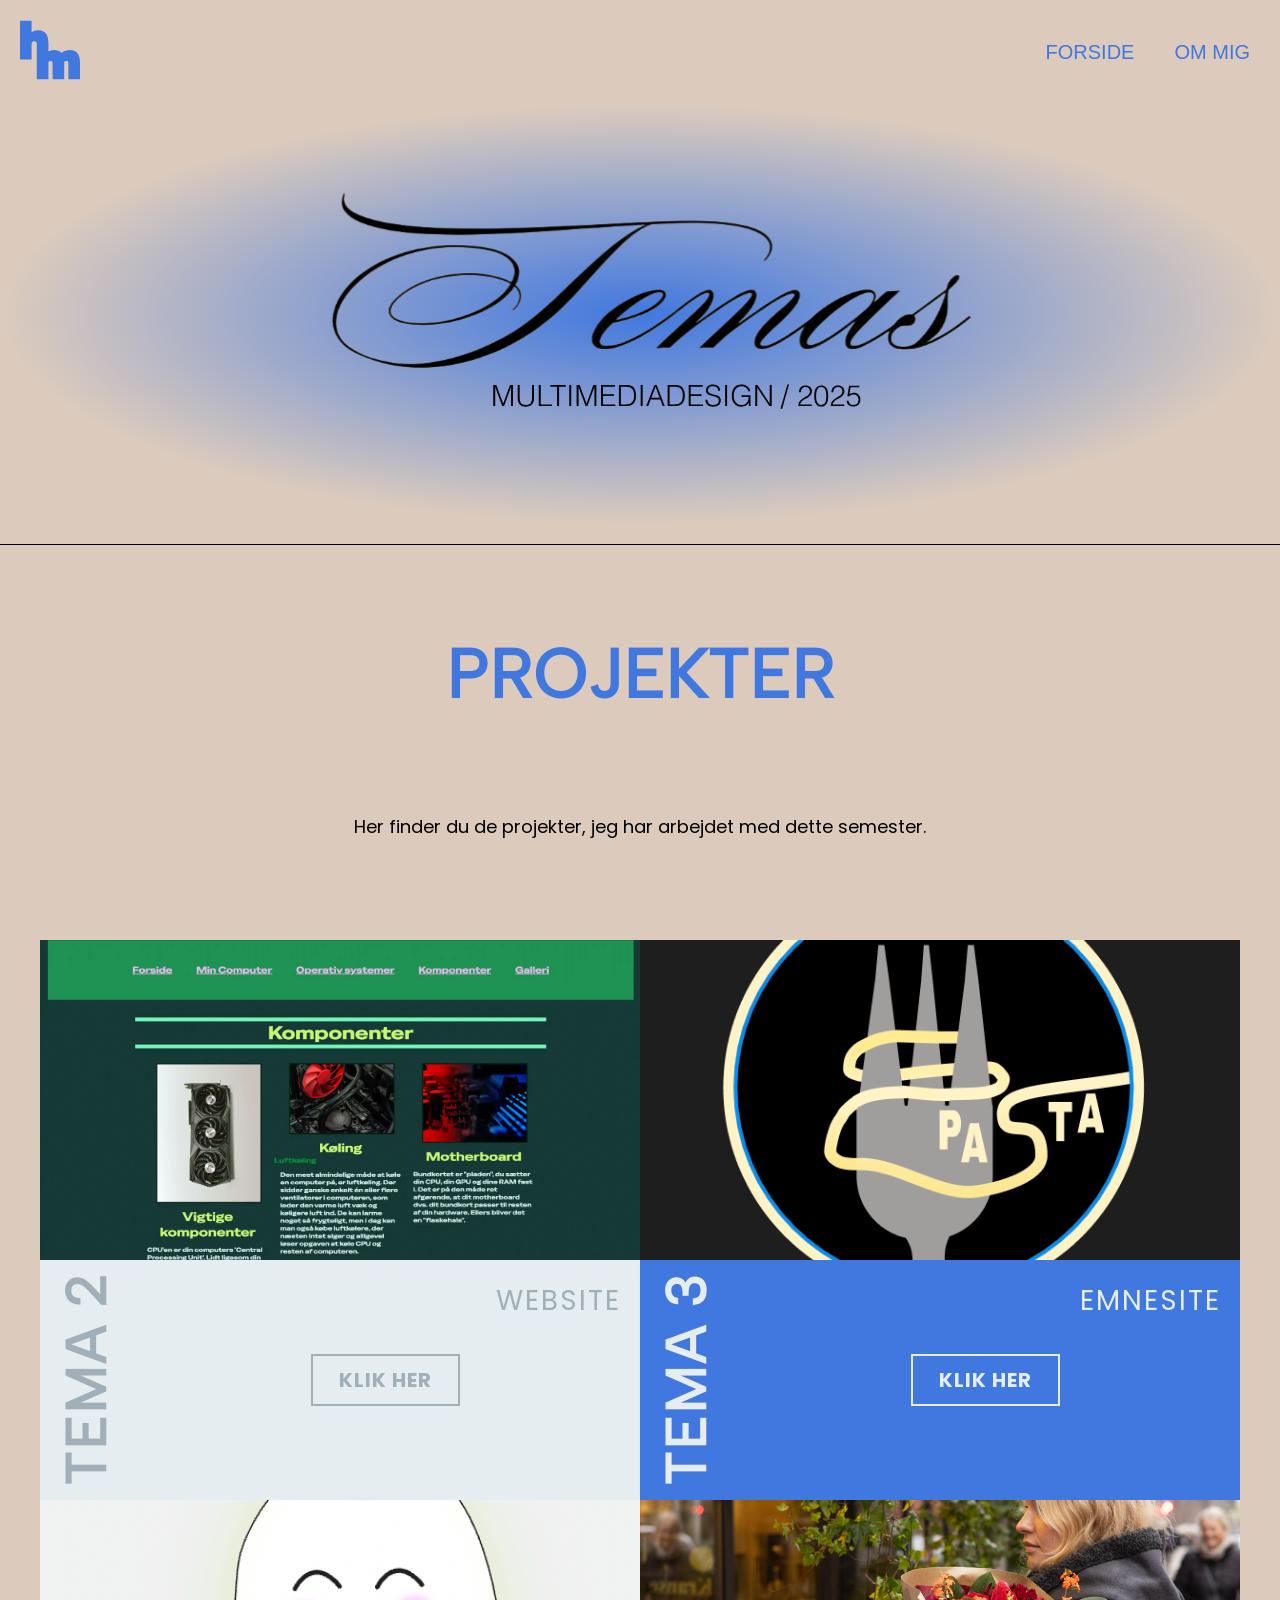
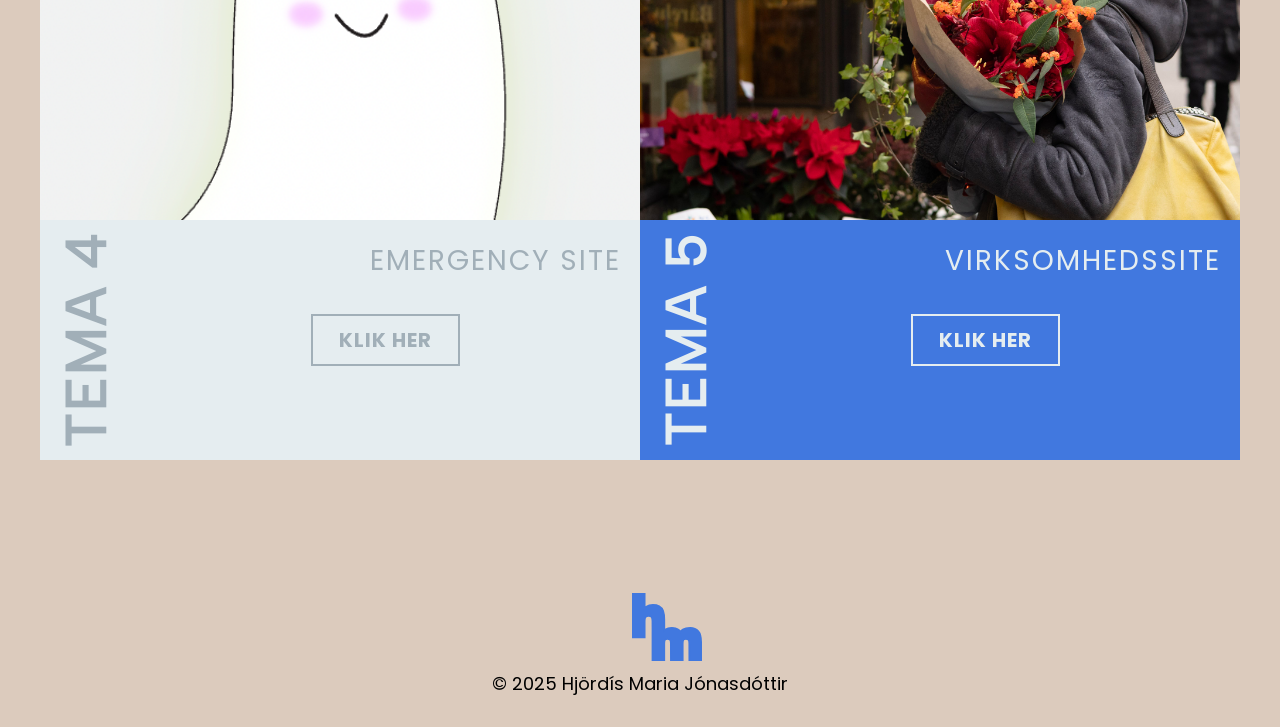
<file: temas.html>
<!doctype html>
<html lang="en">
  <head>
    <meta charset="UTF-8" />
    <meta name="viewport" content="width=device-width, initial-scale=1.0" />
    <title>Document</title>
    <link rel="stylesheet" href="./css/header.css" />
    <link rel="stylesheet" href="./css/style.css" />
    <link rel="stylesheet" href="./css/layout.css" />
    <link rel="stylesheet" href="./css/general.css" />
  </head>
  <body>
    <header>
      <div class="logo">
        <div class="logo">
          <svg width="60" height="60" viewBox="0 0 37 36" fill="none" xmlns="http://www.w3.org/2000/svg">
            <path
              d="M6.64453 0.5V8.12207C6.91751 7.79421 7.23767 7.50715 7.60645 7.26465C8.5261 6.6523 9.692 6.36816 11.0645 6.36816C12.3556 6.36818 13.458 6.58148 14.3438 7.04102H14.3447C15.2919 7.52112 15.964 8.35793 16.3838 9.48633L16.4639 9.69824C16.8503 10.7847 17.0303 12.2308 17.0303 14.0068V20.1006C17.2408 19.836 17.4794 19.5968 17.7471 19.3848L17.7529 19.3799C18.5788 18.7456 19.6988 18.462 21.0479 18.4619C22.3952 18.4619 23.5195 18.7456 24.3633 19.3721H24.3643C24.892 19.7543 25.3016 20.2278 25.5947 20.7852C25.9273 20.2106 26.3785 19.7324 26.9473 19.3584C27.8804 18.7373 29.1957 18.4619 30.8232 18.4619C32.532 18.4619 33.93 19.0414 34.959 20.2275H34.96C36.0291 21.4349 36.5 23.441 36.5 26.1006V35.5H30.3574L30.3555 35.002L30.3232 26.7549V26.7529C30.3232 25.715 30.1619 25.0679 29.9258 24.7168L29.9219 24.7109L29.917 24.7041C29.7535 24.4436 29.375 24.2207 28.54 24.2207C27.7168 24.2207 27.3143 24.4375 27.127 24.709C26.9062 25.0648 26.7568 25.7169 26.7568 26.7529V35.5H20.6143L20.6123 35.002L20.5801 26.7549V26.7529C20.5801 25.715 20.4197 25.0679 20.1836 24.7168L20.1787 24.7109L20.1748 24.7041C20.0113 24.4436 19.6326 24.2208 18.7979 24.2207C17.9712 24.2207 17.5692 24.4398 17.3828 24.7129C17.1632 25.0695 17.0146 25.7202 17.0146 26.7529V35.5H10.8701V19.125L10.8535 15.0195V15.0176C10.8535 13.8237 10.6701 13.0855 10.3975 12.6953C10.1712 12.3716 9.69081 12.127 8.74902 12.127C7.9298 12.127 7.44468 12.3432 7.16797 12.668C6.87565 13.0111 6.66537 13.6692 6.64453 14.7656V23.4062H0.5V0.5H6.64453Z"
              fill="#4178df"
              stroke="#4178df"
            />
          </svg>
        </div>
      </div>
      <nav>
        <ul class="menu">
          <li><a href="index.html">FORSIDE</a></li>
          <li><a href="aboutme.html">OM MIG</a></li>
        </ul>
        <button class="burger">
          <span class="line"></span>
          <span class="line"></span>
          <span class="line"></span>
        </button>
      </nav>
    </header>
    <main>
      <div class="hero-img">
        <img src="images/HeroTemas.svg" alt="" />
      </div>
      <div class="line"></div>
      <h1>PROJEKTER</h1>
      <p style="text-align: center">Her finder du de projekter, jeg har arbejdet med dette semester.</p>

      <section class="portfolio-grid">
        <!--tema 2-->
        <div class="card blue">
          <div class="rotate">
            <h3>TEMA 2</h3>
          </div>
          <div class="button">
            <h4 class="cardtitle">Website</h4>
            <a class="btn dark" href="website.html">KLIK HER</a>
          </div>
          <div class="cardphoto">
            <img src="./images/website4.webp" alt="" />
          </div>
        </div>
        <!--tema 3-->
        <div class="card cream">
          <div class="rotate">
            <h3>TEMA 3</h3>
          </div>
          <div class="button">
            <h4 class="cardtitle">Emnesite</h4>
            <a class="btn light" href="emnesite.html">KLIK HER</a>
          </div>
          <div class="cardphoto">
            <img src="./images/pasta.png" alt="" />
          </div>
        </div>

        <!--tema 4-->
        <div class="card blue">
          <div class="rotate">
            <h3>TEMA 4</h3>
          </div>
          <div class="button">
            <h4 class="cardtitle">Emergency site</h4>
            <a class="btn dark" href="emergency.html">KLIK HER</a>
          </div>
          <div class="cardphoto">
            <img src="./images/tema4img1.png" alt="" />
          </div>
        </div>
        <!--tema 5-->
        <div class="card cream">
          <div class="rotate">
            <h3>TEMA 5</h3>
          </div>
          <div class="button">
            <h4 class="cardtitle">Virksomhedssite</h4>
            <a class="btn light" href="virksomhed.html">KLIK HER</a>
          </div>
          <div class="cardphoto">
            <img src="./images/rosesblomhmj.jpg" alt="" />
          </div>
        </div>
      </section>
      <footer>
        <div class="footer-logo">
          <svg width="70" height="70" viewBox="0 0 37 36" fill="none" xmlns="http://www.w3.org/2000/svg">
            <path
              d="M6.64453 0.5V8.12207C6.91751 7.79421 7.23767 7.50715 7.60645 7.26465C8.5261 6.6523 9.692 6.36816 11.0645 6.36816C12.3556 6.36818 13.458 6.58148 14.3438 7.04102H14.3447C15.2919 7.52112 15.964 8.35793 16.3838 9.48633L16.4639 9.69824C16.8503 10.7847 17.0303 12.2308 17.0303 14.0068V20.1006C17.2408 19.836 17.4794 19.5968 17.7471 19.3848L17.7529 19.3799C18.5788 18.7456 19.6988 18.462 21.0479 18.4619C22.3952 18.4619 23.5195 18.7456 24.3633 19.3721H24.3643C24.892 19.7543 25.3016 20.2278 25.5947 20.7852C25.9273 20.2106 26.3785 19.7324 26.9473 19.3584C27.8804 18.7373 29.1957 18.4619 30.8232 18.4619C32.532 18.4619 33.93 19.0414 34.959 20.2275H34.96C36.0291 21.4349 36.5 23.441 36.5 26.1006V35.5H30.3574L30.3555 35.002L30.3232 26.7549V26.7529C30.3232 25.715 30.1619 25.0679 29.9258 24.7168L29.9219 24.7109L29.917 24.7041C29.7535 24.4436 29.375 24.2207 28.54 24.2207C27.7168 24.2207 27.3143 24.4375 27.127 24.709C26.9062 25.0648 26.7568 25.7169 26.7568 26.7529V35.5H20.6143L20.6123 35.002L20.5801 26.7549V26.7529C20.5801 25.715 20.4197 25.0679 20.1836 24.7168L20.1787 24.7109L20.1748 24.7041C20.0113 24.4436 19.6326 24.2208 18.7979 24.2207C17.9712 24.2207 17.5692 24.4398 17.3828 24.7129C17.1632 25.0695 17.0146 25.7202 17.0146 26.7529V35.5H10.8701V19.125L10.8535 15.0195V15.0176C10.8535 13.8237 10.6701 13.0855 10.3975 12.6953C10.1712 12.3716 9.69081 12.127 8.74902 12.127C7.9298 12.127 7.44468 12.3432 7.16797 12.668C6.87565 13.0111 6.66537 13.6692 6.64453 14.7656V23.4062H0.5V0.5H6.64453Z"
              fill="#4178DF"
              stroke="#4178DF"
            />
          </svg>
        </div>

        <p style="text-align: center">© 2025 Hjördís Maria Jónasdóttir</p>
      </footer>
    </main>
    <script src="./javascript/burger.js"></script>
  </body>
</html>
</file>
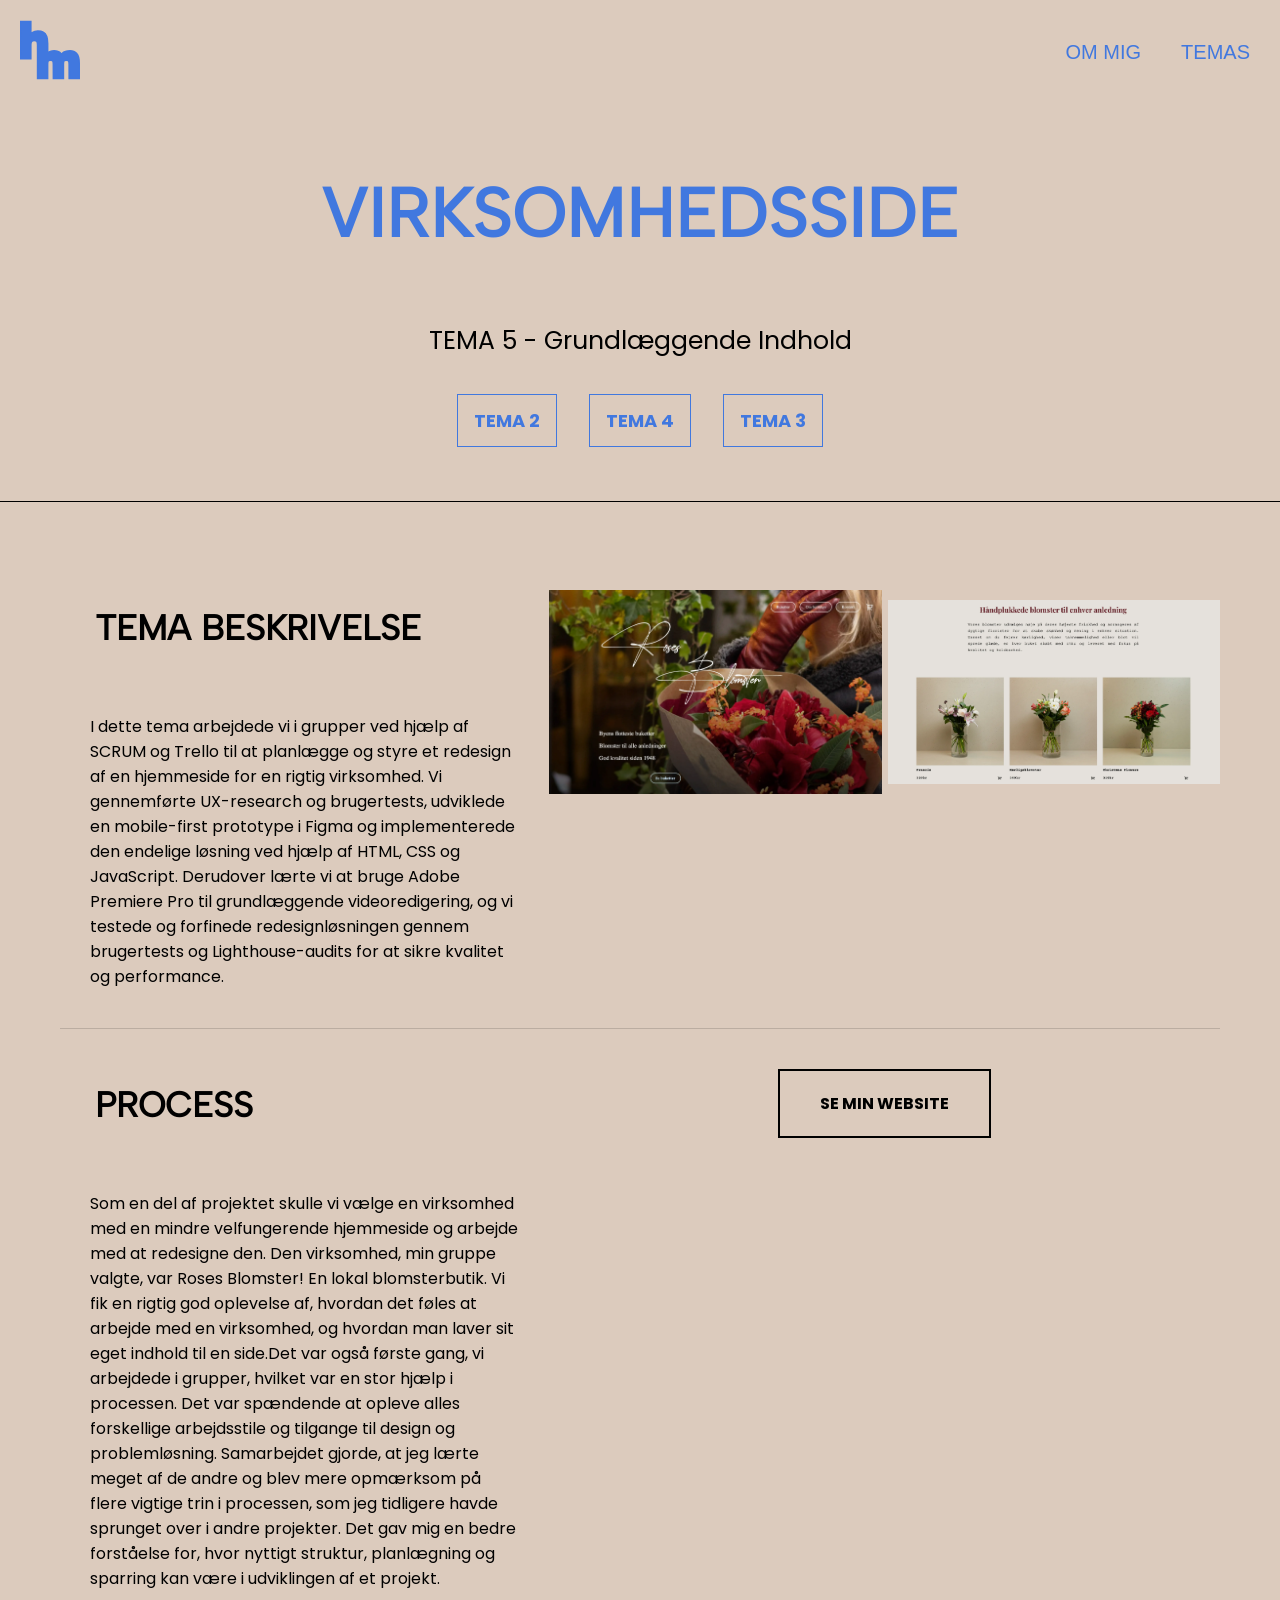
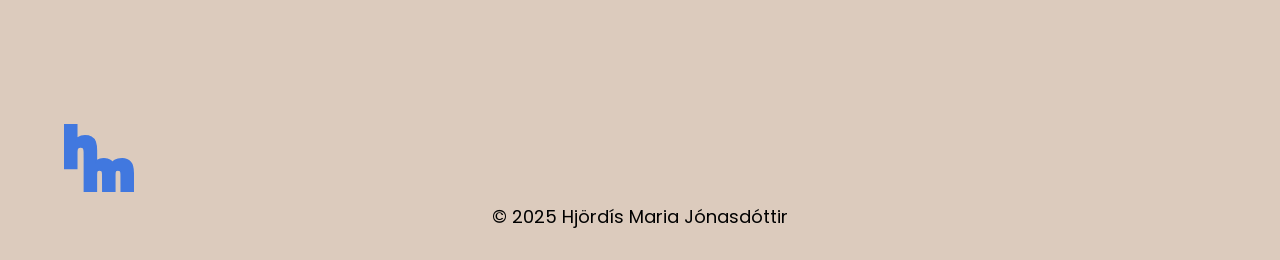
<file: virksomhed.html>
<!doctype html>
<html lang="en">
  <head>
    <meta charset="UTF-8" />
    <meta name="viewport" content="width=device-width, initial-scale=1.0" />
    <title>Document</title>
    <link rel="stylesheet" href="./css/general.css" />
    <link rel="stylesheet" href="./css/header.css" />
    <link rel="stylesheet" href="./css/layout.css" />
    <link rel="stylesheet" href="css/style.css" />
  </head>
  <body>
    <header>
      <div class="logo">
        <div class="logo">
          <svg width="60" height="60" viewBox="0 0 37 36" fill="none" xmlns="http://www.w3.org/2000/svg">
            <path
              d="M6.64453 0.5V8.12207C6.91751 7.79421 7.23767 7.50715 7.60645 7.26465C8.5261 6.6523 9.692 6.36816 11.0645 6.36816C12.3556 6.36818 13.458 6.58148 14.3438 7.04102H14.3447C15.2919 7.52112 15.964 8.35793 16.3838 9.48633L16.4639 9.69824C16.8503 10.7847 17.0303 12.2308 17.0303 14.0068V20.1006C17.2408 19.836 17.4794 19.5968 17.7471 19.3848L17.7529 19.3799C18.5788 18.7456 19.6988 18.462 21.0479 18.4619C22.3952 18.4619 23.5195 18.7456 24.3633 19.3721H24.3643C24.892 19.7543 25.3016 20.2278 25.5947 20.7852C25.9273 20.2106 26.3785 19.7324 26.9473 19.3584C27.8804 18.7373 29.1957 18.4619 30.8232 18.4619C32.532 18.4619 33.93 19.0414 34.959 20.2275H34.96C36.0291 21.4349 36.5 23.441 36.5 26.1006V35.5H30.3574L30.3555 35.002L30.3232 26.7549V26.7529C30.3232 25.715 30.1619 25.0679 29.9258 24.7168L29.9219 24.7109L29.917 24.7041C29.7535 24.4436 29.375 24.2207 28.54 24.2207C27.7168 24.2207 27.3143 24.4375 27.127 24.709C26.9062 25.0648 26.7568 25.7169 26.7568 26.7529V35.5H20.6143L20.6123 35.002L20.5801 26.7549V26.7529C20.5801 25.715 20.4197 25.0679 20.1836 24.7168L20.1787 24.7109L20.1748 24.7041C20.0113 24.4436 19.6326 24.2208 18.7979 24.2207C17.9712 24.2207 17.5692 24.4398 17.3828 24.7129C17.1632 25.0695 17.0146 25.7202 17.0146 26.7529V35.5H10.8701V19.125L10.8535 15.0195V15.0176C10.8535 13.8237 10.6701 13.0855 10.3975 12.6953C10.1712 12.3716 9.69081 12.127 8.74902 12.127C7.9298 12.127 7.44468 12.3432 7.16797 12.668C6.87565 13.0111 6.66537 13.6692 6.64453 14.7656V23.4062H0.5V0.5H6.64453Z"
              fill="#4178df"
              stroke="#4178df"
            />
          </svg>
        </div>
      </div>
      <nav>
        <ul class="menu">
          <li><a href="aboutme.html">OM MIG</a></li>
          <li><a href="temas.html">TEMAS</a></li>
        </ul>
        <button class="burger">
          <span class="line"></span>
          <span class="line"></span>
          <span class="line"></span>
        </button>
      </nav>
    </header>
    <main>
      <h1>VIRKSOMHEDSSIDE</h1>
      <div class="tema-h3">
        <h3>TEMA 5 - Grundlæggende Indhold</h3>
      </div>
      <nav>
        <ul class="tema-menus">
          <li><a href="website.html">TEMA 2</a></li>
          <li><a href="emergency.html">TEMA 4</a></li>
          <li><a href="emnesite.html">TEMA 3</a></li>
        </ul>
      </nav>
      <div class="line"></div>

      <section class="grid-tema">
        <!-- Block 1 -->
        <article class="tema-block">
          <div class="tema-text">
            <h2>TEMA BESKRIVELSE</h2>
            <p>
              I dette tema arbejdede vi i grupper ved hjælp af SCRUM og Trello til at planlægge og styre et redesign af en hjemmeside for en rigtig virksomhed. Vi gennemførte UX-research og brugertests, udviklede en mobile-first prototype i Figma og
              implementerede den endelige løsning ved hjælp af HTML, CSS og JavaScript. Derudover lærte vi at bruge Adobe Premiere Pro til grundlæggende videoredigering, og vi testede og forfinede redesignløsningen gennem brugertests og
              Lighthouse-audits for at sikre kvalitet og performance.
            </p>
          </div>

          <div class="tema-media media-2">
            <img src="./images/Roses.webp" alt="" />
            <img src="./images/Roses1.webp" alt="" />
          </div>
        </article>

        <!-- Block 2 -->
        <article class="tema-block">
          <div class="tema-text">
            <h2>PROCESS</h2>
            <p>
              Som en del af projektet skulle vi vælge en virksomhed med en mindre velfungerende hjemmeside og arbejde med at redesigne den. Den virksomhed, min gruppe valgte, var Roses Blomster! En lokal blomsterbutik. Vi fik en rigtig god oplevelse
              af, hvordan det føles at arbejde med en virksomhed, og hvordan man laver sit eget indhold til en side.Det var også første gang, vi arbejdede i grupper, hvilket var en stor hjælp i processen. Det var spændende at opleve alles forskellige
              arbejdsstile og tilgange til design og problemløsning. Samarbejdet gjorde, at jeg lærte meget af de andre og blev mere opmærksom på flere vigtige trin i processen, som jeg tidligere havde sprunget over i andre projekter. Det gav mig en
              bedre forståelse for, hvor nyttigt struktur, planlægning og sparring kan være i udviklingen af et projekt.
            </p>
          </div>
          <div class="tema-beskrivelse">
            <div class="button-website"><a class="btn-website" href="https://hjordismaria.github.io/tema-5_part2-main/product.html">SE MIN WEBSITE</a></div>
          </div>
        </article>
      </section>
      <footer>
        <div class="footer-logo">
          <svg width="70" height="70" viewBox="0 0 37 36" fill="none" xmlns="http://www.w3.org/2000/svg">
            <path
              d="M6.64453 0.5V8.12207C6.91751 7.79421 7.23767 7.50715 7.60645 7.26465C8.5261 6.6523 9.692 6.36816 11.0645 6.36816C12.3556 6.36818 13.458 6.58148 14.3438 7.04102H14.3447C15.2919 7.52112 15.964 8.35793 16.3838 9.48633L16.4639 9.69824C16.8503 10.7847 17.0303 12.2308 17.0303 14.0068V20.1006C17.2408 19.836 17.4794 19.5968 17.7471 19.3848L17.7529 19.3799C18.5788 18.7456 19.6988 18.462 21.0479 18.4619C22.3952 18.4619 23.5195 18.7456 24.3633 19.3721H24.3643C24.892 19.7543 25.3016 20.2278 25.5947 20.7852C25.9273 20.2106 26.3785 19.7324 26.9473 19.3584C27.8804 18.7373 29.1957 18.4619 30.8232 18.4619C32.532 18.4619 33.93 19.0414 34.959 20.2275H34.96C36.0291 21.4349 36.5 23.441 36.5 26.1006V35.5H30.3574L30.3555 35.002L30.3232 26.7549V26.7529C30.3232 25.715 30.1619 25.0679 29.9258 24.7168L29.9219 24.7109L29.917 24.7041C29.7535 24.4436 29.375 24.2207 28.54 24.2207C27.7168 24.2207 27.3143 24.4375 27.127 24.709C26.9062 25.0648 26.7568 25.7169 26.7568 26.7529V35.5H20.6143L20.6123 35.002L20.5801 26.7549V26.7529C20.5801 25.715 20.4197 25.0679 20.1836 24.7168L20.1787 24.7109L20.1748 24.7041C20.0113 24.4436 19.6326 24.2208 18.7979 24.2207C17.9712 24.2207 17.5692 24.4398 17.3828 24.7129C17.1632 25.0695 17.0146 25.7202 17.0146 26.7529V35.5H10.8701V19.125L10.8535 15.0195V15.0176C10.8535 13.8237 10.6701 13.0855 10.3975 12.6953C10.1712 12.3716 9.69081 12.127 8.74902 12.127C7.9298 12.127 7.44468 12.3432 7.16797 12.668C6.87565 13.0111 6.66537 13.6692 6.64453 14.7656V23.4062H0.5V0.5H6.64453Z"
              fill="#4178DF"
              stroke="#4178DF"
            />
          </svg>
        </div>

        <p style="text-align: center">© 2025 Hjördís Maria Jónasdóttir</p>
      </footer>
    </main>
    <script src="./javascript/burger.js"></script>
  </body>
</html>
</file>
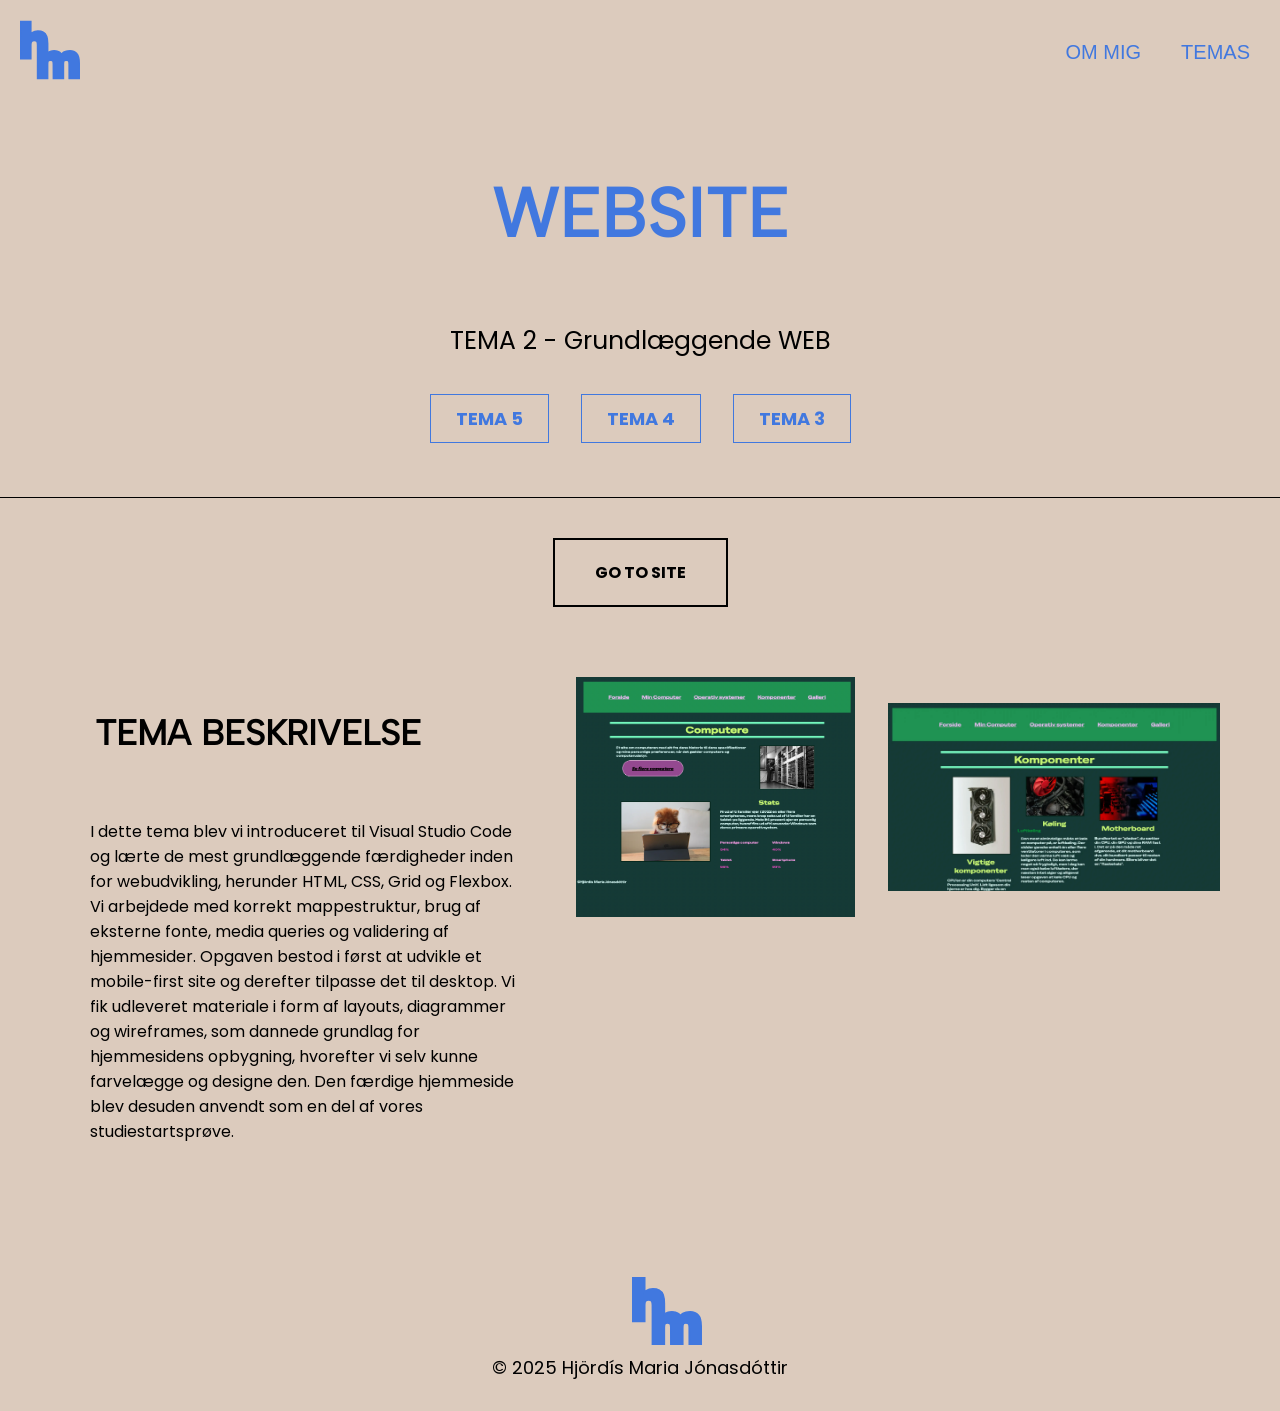
<file: website.html>
<!doctype html>
<html lang="en">
  <head>
    <meta charset="UTF-8" />
    <meta name="viewport" content="width=device-width, initial-scale=1.0" />
    <title>Document</title>
    <link rel="stylesheet" href="./css/header.css" />
    <link rel="stylesheet" href="./css/layout.css" />
    <link rel="stylesheet" href="./css/style.css" />
    <link rel="stylesheet" href="css/general.css" />
  </head>
  <body>
    <header>
      <div class="logo">
        <div class="logo">
          <svg width="60" height="60" viewBox="0 0 37 36" fill="none" xmlns="http://www.w3.org/2000/svg">
            <path
              d="M6.64453 0.5V8.12207C6.91751 7.79421 7.23767 7.50715 7.60645 7.26465C8.5261 6.6523 9.692 6.36816 11.0645 6.36816C12.3556 6.36818 13.458 6.58148 14.3438 7.04102H14.3447C15.2919 7.52112 15.964 8.35793 16.3838 9.48633L16.4639 9.69824C16.8503 10.7847 17.0303 12.2308 17.0303 14.0068V20.1006C17.2408 19.836 17.4794 19.5968 17.7471 19.3848L17.7529 19.3799C18.5788 18.7456 19.6988 18.462 21.0479 18.4619C22.3952 18.4619 23.5195 18.7456 24.3633 19.3721H24.3643C24.892 19.7543 25.3016 20.2278 25.5947 20.7852C25.9273 20.2106 26.3785 19.7324 26.9473 19.3584C27.8804 18.7373 29.1957 18.4619 30.8232 18.4619C32.532 18.4619 33.93 19.0414 34.959 20.2275H34.96C36.0291 21.4349 36.5 23.441 36.5 26.1006V35.5H30.3574L30.3555 35.002L30.3232 26.7549V26.7529C30.3232 25.715 30.1619 25.0679 29.9258 24.7168L29.9219 24.7109L29.917 24.7041C29.7535 24.4436 29.375 24.2207 28.54 24.2207C27.7168 24.2207 27.3143 24.4375 27.127 24.709C26.9062 25.0648 26.7568 25.7169 26.7568 26.7529V35.5H20.6143L20.6123 35.002L20.5801 26.7549V26.7529C20.5801 25.715 20.4197 25.0679 20.1836 24.7168L20.1787 24.7109L20.1748 24.7041C20.0113 24.4436 19.6326 24.2208 18.7979 24.2207C17.9712 24.2207 17.5692 24.4398 17.3828 24.7129C17.1632 25.0695 17.0146 25.7202 17.0146 26.7529V35.5H10.8701V19.125L10.8535 15.0195V15.0176C10.8535 13.8237 10.6701 13.0855 10.3975 12.6953C10.1712 12.3716 9.69081 12.127 8.74902 12.127C7.9298 12.127 7.44468 12.3432 7.16797 12.668C6.87565 13.0111 6.66537 13.6692 6.64453 14.7656V23.4062H0.5V0.5H6.64453Z"
              fill="#4178df"
              stroke="#4178df"
            />
          </svg>
        </div>
      </div>
      <nav>
        <ul class="menu">
          <li><a href="aboutme.html">OM MIG</a></li>
          <li><a href="temas.html">TEMAS</a></li>
        </ul>
        <button class="burger">
          <span class="line"></span>
          <span class="line"></span>
          <span class="line"></span>
        </button>
      </nav>
    </header>
    <main>
      <h1>WEBSITE</h1>
      <div class="tema-h3">
        <h3>TEMA 2 - Grundlæggende WEB</h3>
      </div>
      <nav>
        <ul class="tema-menus">
          <li><a href="virksomhed.html">TEMA 5</a></li>
          <li><a href="emergency.html">TEMA 4</a></li>
          <li><a href="emnesite.html">TEMA 3</a></li>
        </ul>
      </nav>
      <div class="line"></div>

      <div class="tema-beskrivelse">
        <div class="button-website"><a class="btn-website" href="https://hjordismaria.github.io/website/index.html">GO TO SITE</a></div>
      </div>

      <section class="grid-tema">
        <!-- Block 1 -->
        <article class="tema-block">
          <div class="tema-text">
            <h2>TEMA BESKRIVELSE</h2>
            <p>
              I dette tema blev vi introduceret til Visual Studio Code og lærte de mest grundlæggende færdigheder inden for webudvikling, herunder HTML, CSS, Grid og Flexbox. Vi arbejdede med korrekt mappestruktur, brug af eksterne fonte, media
              queries og validering af hjemmesider. Opgaven bestod i først at udvikle et mobile-first site og derefter tilpasse det til desktop. Vi fik udleveret materiale i form af layouts, diagrammer og wireframes, som dannede grundlag for
              hjemmesidens opbygning, hvorefter vi selv kunne farvelægge og designe den. Den færdige hjemmeside blev desuden anvendt som en del af vores studiestartsprøve.
            </p>
          </div>
          <div class="tema-media media-2">
            <img src="images/website-3.png" alt="" />
            <img src="images/website4.webp" alt="" />
          </div>
        </article>
      </section>
      <footer>
        <div class="footer-logo">
          <svg width="70" height="70" viewBox="0 0 37 36" fill="none" xmlns="http://www.w3.org/2000/svg">
            <path
              d="M6.64453 0.5V8.12207C6.91751 7.79421 7.23767 7.50715 7.60645 7.26465C8.5261 6.6523 9.692 6.36816 11.0645 6.36816C12.3556 6.36818 13.458 6.58148 14.3438 7.04102H14.3447C15.2919 7.52112 15.964 8.35793 16.3838 9.48633L16.4639 9.69824C16.8503 10.7847 17.0303 12.2308 17.0303 14.0068V20.1006C17.2408 19.836 17.4794 19.5968 17.7471 19.3848L17.7529 19.3799C18.5788 18.7456 19.6988 18.462 21.0479 18.4619C22.3952 18.4619 23.5195 18.7456 24.3633 19.3721H24.3643C24.892 19.7543 25.3016 20.2278 25.5947 20.7852C25.9273 20.2106 26.3785 19.7324 26.9473 19.3584C27.8804 18.7373 29.1957 18.4619 30.8232 18.4619C32.532 18.4619 33.93 19.0414 34.959 20.2275H34.96C36.0291 21.4349 36.5 23.441 36.5 26.1006V35.5H30.3574L30.3555 35.002L30.3232 26.7549V26.7529C30.3232 25.715 30.1619 25.0679 29.9258 24.7168L29.9219 24.7109L29.917 24.7041C29.7535 24.4436 29.375 24.2207 28.54 24.2207C27.7168 24.2207 27.3143 24.4375 27.127 24.709C26.9062 25.0648 26.7568 25.7169 26.7568 26.7529V35.5H20.6143L20.6123 35.002L20.5801 26.7549V26.7529C20.5801 25.715 20.4197 25.0679 20.1836 24.7168L20.1787 24.7109L20.1748 24.7041C20.0113 24.4436 19.6326 24.2208 18.7979 24.2207C17.9712 24.2207 17.5692 24.4398 17.3828 24.7129C17.1632 25.0695 17.0146 25.7202 17.0146 26.7529V35.5H10.8701V19.125L10.8535 15.0195V15.0176C10.8535 13.8237 10.6701 13.0855 10.3975 12.6953C10.1712 12.3716 9.69081 12.127 8.74902 12.127C7.9298 12.127 7.44468 12.3432 7.16797 12.668C6.87565 13.0111 6.66537 13.6692 6.64453 14.7656V23.4062H0.5V0.5H6.64453Z"
              fill="#4178DF"
              stroke="#4178DF"
            />
          </svg>
        </div>

        <p style="text-align: center">© 2025 Hjördís Maria Jónasdóttir</p>
      </footer>
    </main>
    <script src="./javascript/burger.js"></script>
  </body>
</html>
</file>
<file: css/header.css>
header {
  position: relative;
  top: 0;
  display: flex;
  justify-content: space-between;
  align-items: center;
  padding: 20px;
  background-color: #dccbbd;
}

.logo img {
  width: 60px;
  height: 60px;
}

header nav {
  display: flex;
  align-items: center;
}

/* Desktop menu */
header .menu {
  display: flex;
  list-style: none;
  gap: 20px;
  margin: 0;
  padding: 0;
}

.menu a {
  display: block;
  padding: 10px;
  color: #4178df;
  text-decoration: none;
  transition: color 0.3s;
  text-align: end;
  font-family: Helvetica, sans-serif;
  font-weight: 500;
  font-size: 20px;
}

.menu a:hover {
  color: #ec3333;
}

/* Burger hidden on desktop */
.burger {
  display: none;
}

/* Mobile */
@media (max-width: 799px) {
  header .menu {
    display: none;
  }

  .burger {
    display: block;
    width: 40px;
    height: 28px;
    cursor: pointer;

    background: transparent;
    border: 0;
    padding: 0;

    position: relative;
  }

  .burger .line {
    position: absolute;
    left: 0;
    width: 100%;
    height: 4px;
    background-color: #4178df;

    transition: 0.2s linear;
    transform-origin: center;
  }

  .burger .line:nth-child(1) {
    top: 0;
  }
  .burger .line:nth-child(2) {
    top: 50%;
    transform: translateY(-50%);
  }
  .burger .line:nth-child(3) {
    bottom: 0;
  }

  /* Perfect X */
  .burger.active .line:nth-child(1) {
    top: 50%;
    transform: translateY(-50%) rotate(45deg);
  }

  .burger.active .line:nth-child(2) {
    opacity: 0;
  }

  .burger.active .line:nth-child(3) {
    top: 50%;
    bottom: auto;
    transform: translateY(-50%) rotate(-45deg);
  }

  /* Dropdown menu */
  header nav.active .menu {
    display: block;
    background-color: #dccbbd;
    position: absolute;
    top: 94px;
    left: 0;
    width: 100%;
    box-shadow: 0 10px 10px rgba(0, 0, 0, 0.1);
    z-index: 1;
  }

  nav.active .menu li {
    margin: 10px 20px;
  }

  nav.active .menu a {
    font-size: 24px;
  }
}
</file>
<file: css/style.css>
:root {
  --blue: #e5edf0;
  --dark: #a1afb8;
  --cream: #4178df;
  --light: #e5edf0; /* keep if intentional */
}

body {
  background-color: #dccbbd;
}

/* Background per card */
.card.blue {
  --bg: var(--blue);
}
.card.cream {
  --bg: var(--cream);
}

/* Apply bg to the correct sections */
.rotate,
.button {
  background: var(--bg);
}

/* Text colors per card */
.card.blue .rotate,
.card.blue .cardtitle,
.btn.dark {
  color: var(--dark);
}

.card.cream .rotate,
.card.cream .cardtitle,
.btn.light {
  color: var(--light);
}

/* Hover */
.btn.dark:hover {
  color: #c32732;
}
.btn.light:hover {
  color: #fb9dfb;
}
.tema-menus a:hover {
  background-color: #4178df;
  color: #e5edf0;
}

.line {
  height: 1px;
  background: #000;
  width: 100%;
  margin: 20px 0;
}
.footer-logo {
  padding: 2em;
  margin: 2em;
  justify-content: center;
  justify-items: center;
}
.about-me-block {
  background-color: var(--cream);
  padding: 3em;
  color: var(--light);
}
.mmd-block {
  background-color: var(--blue);
  padding: 3em;
  color: var(--cream);
}
</file>
<file: css/layout.css>
.portfolio-grid {
  display: grid;
  grid-template-columns: 1fr;
}

.card {
  display: grid;
  grid-template-columns: 70px 1fr 1fr;
  min-height: 360px;
}

.rotate {
  grid-column: 1;
}
.button {
  grid-column: 2;
  position: relative;
}
.cardphoto {
  grid-column: 3;
}

.rotate {
  display: flex;
  align-items: center;
  justify-content: center;
}

.button {
  display: flex;
  align-items: center;
  justify-content: center;
  padding: 20px;
}

.cardtitle {
  position: absolute;
  top: 20px;
  right: 0.5cm;
  text-align: right;
  margin: 0;
  font-size: 28px;
  letter-spacing: 2px;
}

.cardphoto {
  overflow: hidden;
}

.cardphoto img {
  width: 100%;
  height: 100%;
  object-fit: cover;
}

.grid-tema {
  margin: 60px;
  display: grid;
  gap: 10px;
}

.tema-block {
  display: grid;
  gap: 8px;
  align-items: start;
  position: relative;
  padding: 10px 0;
}

/* divider line */
.tema-block::after {
  content: "";
  position: absolute;
  left: 0;
  right: 0;
  bottom: 0;
  height: 1px;
  background-color: rgba(0, 0, 0, 0.15);
}
.tema-block:last-child::after {
  display: none;
}
/* Om mig layout*/

.ommig-box {
  min-height: 420px;
  overflow: hidden;
}
.ommig-text {
  background: var(--cream);
  color: var(--blue);
}
.ommig-text h1 {
  font-family: "AlbertSans", sans-serif;
  font-weight: 600;
  font-size: 40px;
  text-align: start;
  margin: 0 0 8px 0;
  color: var(--blue);
  text-transform: uppercase;
  padding-bottom: 0;
}
.ommig-text-dark {
  background: var(--blue);
  color: var(--cream);
}
.ommig-text-dark h1 {
  font-family: "AlbertSans", sans-serif;
  font-weight: 600;
  font-size: 40px;
  text-align: start;
  margin: 0 0 8px 0;
  color: var(--cream);
  text-transform: uppercase;
}

.ommig-grid {
  display: grid;
  grid-template-columns: 1fr 1fr;
  grid-template-areas:
    "top top"
    "img1 img2"
    "bottom bottom";
  margin: 20px;
  gap: 0;
}
.ommig-top {
  grid-area: top;
}
.ommig-img1 {
  grid-area: img1;
}
.ommig-img2 {
  grid-area: img2;
}
.ommig-bottom {
  grid-area: bottom;
}

.ommig-img img {
  width: 100%;
  height: 100%;

  object-fit: cover;
  display: block;
}

.ommig-box {
  min-height: auto;
}

/* Image gallery (fixed: percent heights removed) */
.img-gallery {
  display: grid;
  grid-template-columns: repeat(3, 1fr);
  margin: 30px;
  padding: 0;
  gap: 10px;
}
.img-gallery img {
  width: 80%;
  height: auto;
  justify-self: center;
}

/* Media grids */
.media-2 {
  display: grid;
  grid-template-columns: repeat(2, 1fr);
  gap: 10px;
}
.media-3 {
  display: grid;
  grid-template-columns: repeat(3, 1fr);
  gap: 10px;
}

/* Tema images */
.tema-media {
  display: grid;
  gap: 6px;
}

.tema-media img {
  width: 100%;
  height: 220px;
  object-fit: contain;
  border-radius: 12px;
}

.tema-media.media-lofi img {
  height: 300px;
}
.tema-media.media-4 img {
  height: 300px;
}

/* Tema nav wrapper centering */

main nav {
  display: flex;
  justify-content: center;
  width: 100%;
  padding: 2em;
  list-style: none;
}

main nav .tema-menus {
  width: fit-content;
  margin: 0 auto;
}
.tema-menus {
  flex-wrap: wrap;
  gap: 16px;
  justify-content: center;
  align-items: center;
  list-style: none;
  padding: 2px;
  margin: 40px 0;
}
.tema-menus a {
  display: block;
  width: 100%;
  text-align: center;
  padding: 12px 16px;
}
/* ========== RESPONSIVE ========== */
@media (max-width: 799px) {
  .tema-block {
    grid-template-columns: 1fr;
  }
  .tema-media img {
    height: 200px;
  }
}

@media (min-width: 800px) {
  .tema-block {
    grid-template-columns: 1fr 1.4fr;
    gap: 10px;
  }

  .tema-media img {
    height: 240px;
  }

  .tema-menus {
    display: flex;
    gap: 32px;
  }

  .portfolio-grid {
    grid-template-columns: 1fr 1fr;
    max-width: 1200px;
    margin: 100px auto;
  }

  .card {
    grid-template-columns: 90px 1fr;
    grid-template-rows: 320px 240px;
    min-height: auto;
  }

  .cardphoto {
    grid-column: 1 / -1;
    grid-row: 1;
  }

  .rotate {
    grid-column: 1;
    grid-row: 2;
    font-size: 40px;
  }

  .button {
    grid-column: 2;
    grid-row: 2;
  }

  .btn {
    padding: 20px 90px;
    letter-spacing: 2px;
  }
  .ommig-grid {
    display: grid;
    grid-template-columns: 1fr 1fr;
    grid-template-areas:
      "top img1"
      "img2 bottom";
    gap: 0;
    margin: 150px;
  }
  .ommig-img img {
    width: 100%;
    height: 100%;
    object-fit: cover;
    display: block;
  }
}
</file>
<file: css/general.css>
/* ========== RESET ========== */
* {
  margin: 0;
  padding: 0;
  box-sizing: border-box;
}

/* ========== FONTS ========== */
@font-face {
  font-family: "AlbertSans";
  src: url(../fonts/AlbertSans-VariableFont_wght.woff);
}

@font-face {
  font-family: "Poppins";
  src: url(../fonts/Poppins-Regular.woff);
  font-weight: 400;
}

@font-face {
  font-family: "Poppins";
  src: url(../fonts/Poppins-Bold.woff);
  font-weight: 700;
}

/* ========== GLOBAL ELEMENTS ========== */
img {
  display: block;
  max-width: 100%;
  height: auto;
}

/* ========== HEADINGS / TEXT ========== */
h1 {
  font-family: "AlbertSans", sans-serif;
  font-weight: 700;
  font-size: 68px;
  letter-spacing: 1px;
  text-align: center;
  padding: 1em;
  color: #4178df;
}

h2 {
  text-align: center;
  padding: 1em;
  font-family: Helvetica, sans-serif;
  font-size: 36px;
  font-weight: 700;
  text-transform: uppercase;
}

h4 {
  font-family: "Poppins", sans-serif;
  font-weight: 400;
  font-size: 18px;
  text-transform: uppercase;
}

p {
  font-family: "Poppins", sans-serif;
  font-weight: 400;
  font-size: 18px;
  margin: 30px;
  text-align: inherit;
}

/* ========== REUSABLE COMPONENTS ========== */

/* Rotated label text (the big “TEMA 2” etc.) */
.rotate {
  writing-mode: vertical-rl;
  transform: rotate(180deg);
  font-weight: 800;
  letter-spacing: 2px;
  font-family: "AlbertSans", sans-serif;
}

.rotate h3 {
  font-size: 55px;
}

/* Card button */
.btn {
  border: 2px solid currentColor;
  text-decoration: none;
  font-size: 14px;
  letter-spacing: 1px;
  line-height: 1;
  font-family: "Poppins", sans-serif;
  font-weight: 700;
  display: inline-flex;
  align-items: center;
  justify-content: center;
  padding: 14px 26px;
}

/* Tema menu buttons */
.tema-menus a {
  font-family: "Poppins", sans-serif;
  font-weight: 600;
  font-size: 18px;
  text-decoration: none;
  color: #4178df;
  border: 1.5px solid #4178df;
  padding: 10px 25px;
}

/* Website button (special button you had) */
.btn-website {
  text-decoration: none;
  color: black;
}

.button-website {
  margin-top: 20px;
  display: inline-block;
  border: 2px solid black;
  padding: 20px 40px;
  text-align: center;
  font-family: "Poppins", sans-serif;
  font-weight: 700;
  text-decoration: none;
  color: black;
  cursor: pointer;
}

.button-website:hover {
  background-color: #4178df;
  border: #4178df;
}

/* Small helpers from your file */
.tema-beskrivelse {
  text-align: center;
}

.tema-text h2 {
  margin: 0 0 8px 0;
  font-family: "AlbertSans", sans-serif;
  font-weight: 600;
  font-size: 35px;
  text-align: start;
}

.tema-h3 h3 {
  font-family: "Poppins", sans-serif;
  font-weight: 400;
  font-size: 25px;
  text-align: center;
}

.tema-text p {
  font-family: "Poppins", sans-serif;
  font-weight: 400;
  font-size: 16px;
  text-align: start;
  margin-right: 20px;
}

.hero-img img {
  width: 100%;
  height: 100%;
  object-fit: fill;
}

.footer-logo {
  width: 80px;
  height: 80px;
  margin: auto;
  display: block;
}

.aboutmephoto {
  width: 400px;
  height: 500px;
  margin: 20px;
  align-content: center;
}

/* Desktop type tweaks */
@media (min-width: 800px) {
  .btn {
    font-size: 20px;
  }
}
</file>
